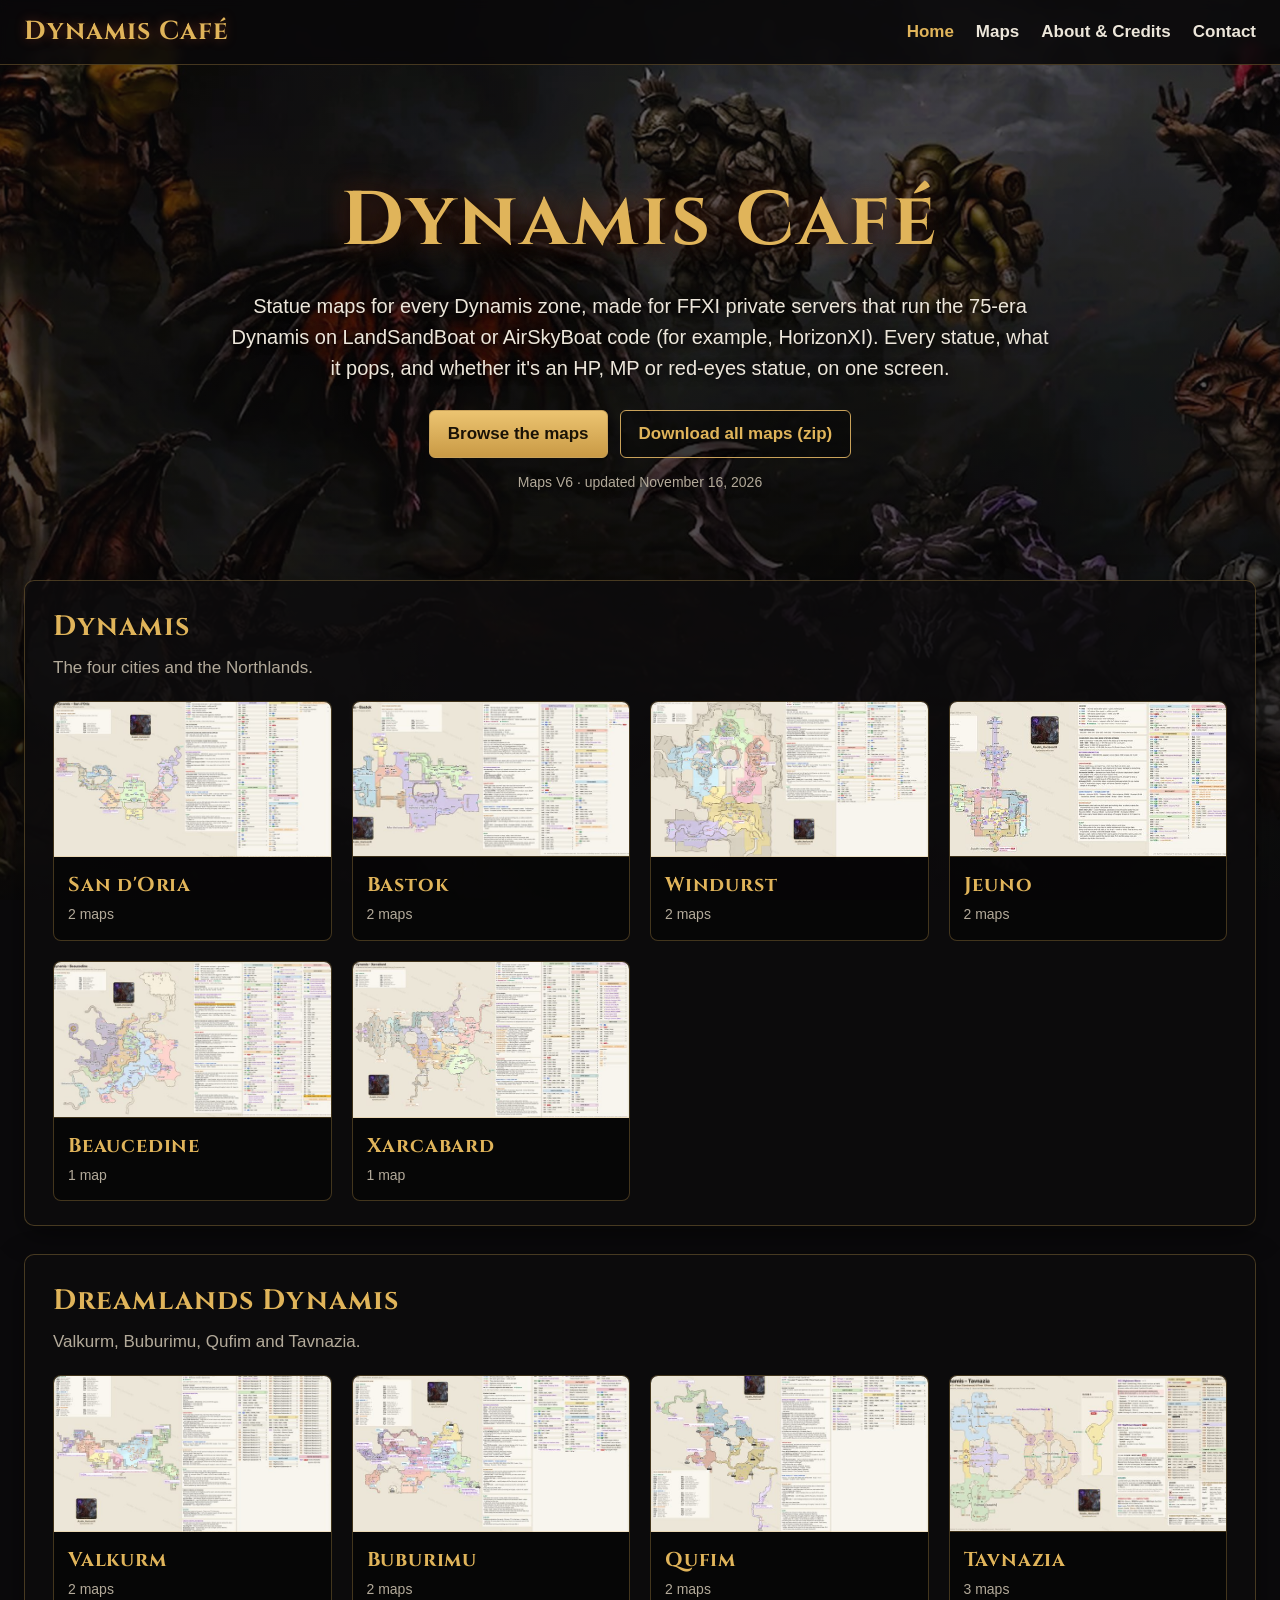
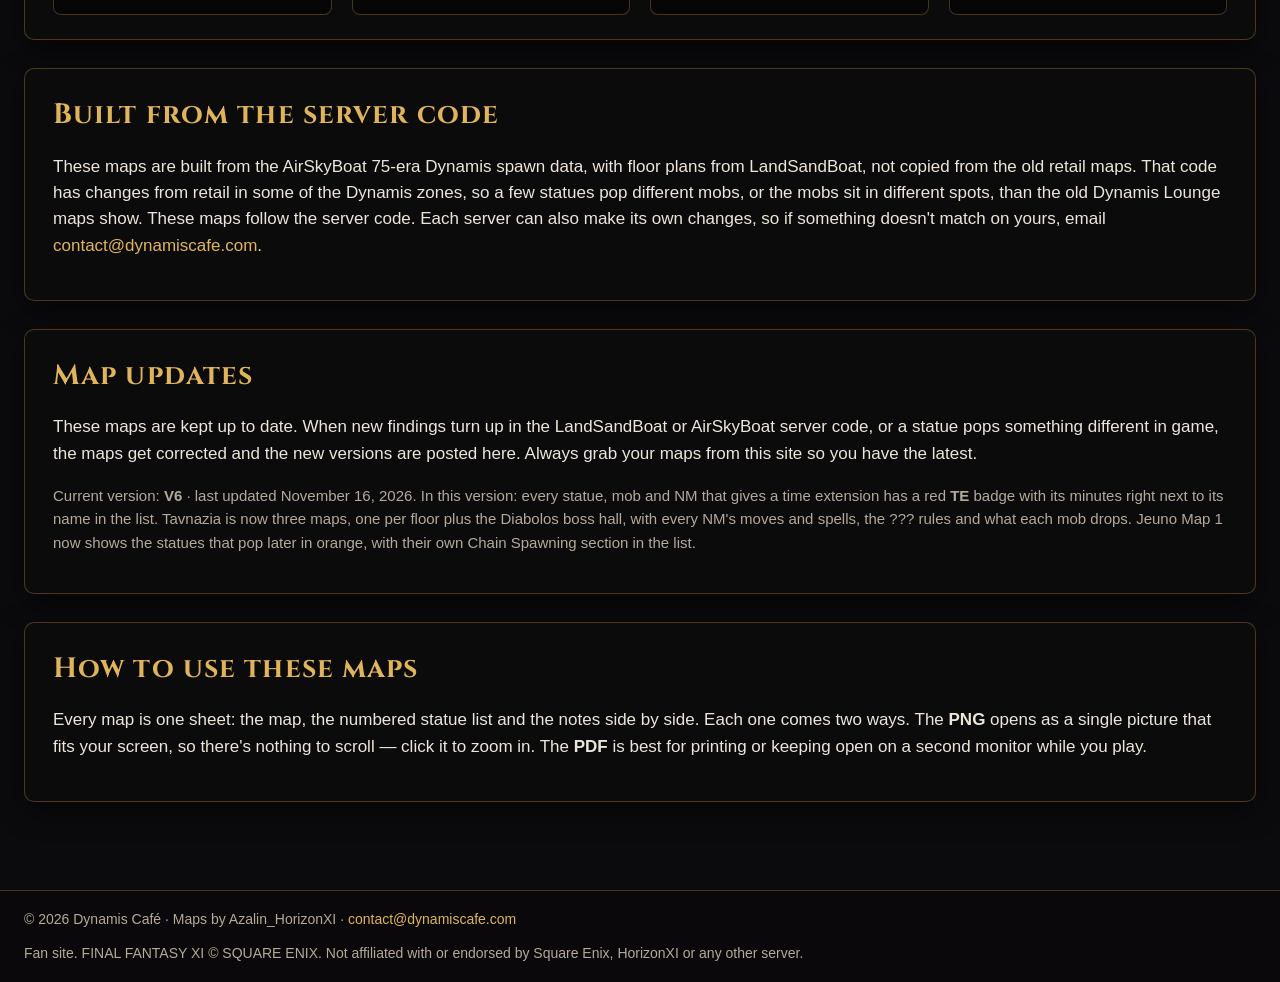
<file: index.html>
<!DOCTYPE html>
<html lang="en">
<head>
<meta charset="utf-8">
<meta name="viewport" content="width=device-width, initial-scale=1">
<title>Dynamis Café — Dynamis statue maps</title>
<meta name="description" content="Dynamis statue maps for FFXI private servers that run the 75-era, statue-based Dynamis on LandSandBoat or AirSkyBoat code.">
<link rel="preconnect" href="https://fonts.googleapis.com">
<link rel="preconnect" href="https://fonts.gstatic.com" crossorigin>
<link href="https://fonts.googleapis.com/css2?family=Cinzel:wght@600;700&display=swap" rel="stylesheet">
<link rel="stylesheet" href="css/style.css">
<link rel="icon" href="img/favicon.png">
</head>
<body>
<header class="site-header"><div class="inner">
<a class="brand" href="index.html">Dynamis Café</a>
<nav class="site-nav">
<a href="index.html" class="active">Home</a>
<a href="index.html#maps">Maps</a>
<a href="about.html">About &amp; Credits</a>
<a href="mailto:contact@dynamiscafe.com">Contact</a>
</nav>
</div></header>
<main>
<section class="hero">
<h1>Dynamis Café</h1>
<p>Statue maps for every Dynamis zone, made for FFXI private servers that run the 75-era Dynamis on LandSandBoat or AirSkyBoat code (for example, HorizonXI).
Every statue, what it pops, and whether it's an HP, MP or red-eyes statue, on one screen.</p>
<div class="btn-row">
<a class="btn" href="#maps">Browse the maps</a><a class="btn ghost" href="maps/dynamis-cafe-all-maps.zip?v=ab6d5ca8">Download all maps (zip)</a></div>
<p class="updated">Maps V6 &middot; updated November 16, 2026</p>
</section>
<section class="panel" id="maps">
<h2>Dynamis</h2>
<p class="sub">The four cities and the Northlands.</p>
<div class="zone-grid">
<a class="zone-card" href="zones/sandoria.html"><div class="thumb" style="background-image:url('maps/thumbs/sandoria.jpg?v=18a1c974')"></div><div class="info"><h3>San d&#x27;Oria</h3><div class="meta">2 maps</div></div></a>
<a class="zone-card" href="zones/bastok.html"><div class="thumb" style="background-image:url('maps/thumbs/bastok.jpg?v=7950787f')"></div><div class="info"><h3>Bastok</h3><div class="meta">2 maps</div></div></a>
<a class="zone-card" href="zones/windurst.html"><div class="thumb" style="background-image:url('maps/thumbs/windurst.jpg?v=e56805c4')"></div><div class="info"><h3>Windurst</h3><div class="meta">2 maps</div></div></a>
<a class="zone-card" href="zones/jeuno.html"><div class="thumb" style="background-image:url('maps/thumbs/jeuno.jpg?v=42fd0ec8')"></div><div class="info"><h3>Jeuno</h3><div class="meta">2 maps</div></div></a>
<a class="zone-card" href="zones/beaucedine.html"><div class="thumb" style="background-image:url('maps/thumbs/beaucedine.jpg?v=32dc99c4')"></div><div class="info"><h3>Beaucedine</h3><div class="meta">1 map</div></div></a>
<a class="zone-card" href="zones/xarcabard.html"><div class="thumb" style="background-image:url('maps/thumbs/xarcabard.jpg?v=7a37a3fd')"></div><div class="info"><h3>Xarcabard</h3><div class="meta">1 map</div></div></a>
</div>
</section>
<section class="panel">
<h2>Dreamlands Dynamis</h2>
<p class="sub">Valkurm, Buburimu, Qufim and Tavnazia.</p>
<div class="zone-grid">
<a class="zone-card" href="zones/valkurm.html"><div class="thumb" style="background-image:url('maps/thumbs/valkurm.jpg?v=16b29ed9')"></div><div class="info"><h3>Valkurm</h3><div class="meta">2 maps</div></div></a>
<a class="zone-card" href="zones/buburimu.html"><div class="thumb" style="background-image:url('maps/thumbs/buburimu.jpg?v=c0052564')"></div><div class="info"><h3>Buburimu</h3><div class="meta">2 maps</div></div></a>
<a class="zone-card" href="zones/qufim.html"><div class="thumb" style="background-image:url('maps/thumbs/qufim.jpg?v=423f3d69')"></div><div class="info"><h3>Qufim</h3><div class="meta">2 maps</div></div></a>
<a class="zone-card" href="zones/tavnazia.html"><div class="thumb" style="background-image:url('maps/thumbs/tavnazia.jpg?v=ff67600a')"></div><div class="info"><h3>Tavnazia</h3><div class="meta">3 maps</div></div></a>
</div>
</section>
<section class="panel">
<h2>Built from the server code</h2>
<p>These maps are built from the AirSkyBoat 75-era Dynamis spawn data, with floor plans from LandSandBoat, not copied from the old retail maps. That code has changes from retail in some of the Dynamis zones, so a few statues pop different mobs, or the mobs sit in different spots, than the old Dynamis Lounge maps show. These maps follow the server code. Each server can also make its own changes, so if something doesn't match on yours, email <a href="mailto:contact@dynamiscafe.com">contact@dynamiscafe.com</a>.</p>
</section>
<section class="panel">
<h2>Map updates</h2>
<p>These maps are kept up to date. When new findings turn up in the LandSandBoat or AirSkyBoat server code, or a statue pops something different in game, the maps get corrected and the new versions are posted here. Always grab your maps from this site so you have the latest.</p>
<p class="note">Current version: <strong>V6</strong> &middot; last updated November 16, 2026. In this version: every statue, mob and NM that gives a time extension has a red <strong>TE</strong> badge with its minutes right next to its name in the list. Tavnazia is now three maps, one per floor plus the Diabolos boss hall, with every NM's moves and spells, the ??? rules and what each mob drops. Jeuno Map 1 now shows the statues that pop later in orange, with their own Chain Spawning section in the list.</p>
</section>
<section class="panel">
<h2>How to use these maps</h2>
<p>Every map is one sheet: the map, the numbered statue list and the notes side by side.
Each one comes two ways. The <strong>PNG</strong> opens as a single picture that fits your screen, so there's nothing to scroll &mdash; click it to zoom in.
The <strong>PDF</strong> is best for printing or keeping open on a second monitor while you play.</p>
</section>
</main>
<footer class="site-footer"><div class="inner">
<span>&copy; 2026 Dynamis Café &middot; Maps by Azalin_HorizonXI &middot; <a href="mailto:contact@dynamiscafe.com">contact@dynamiscafe.com</a></span>
<span>Fan site. FINAL FANTASY XI &copy; SQUARE ENIX. Not affiliated with or endorsed by Square Enix, HorizonXI or any other server.</span>
</div></footer>
</body>
</html>
</file>
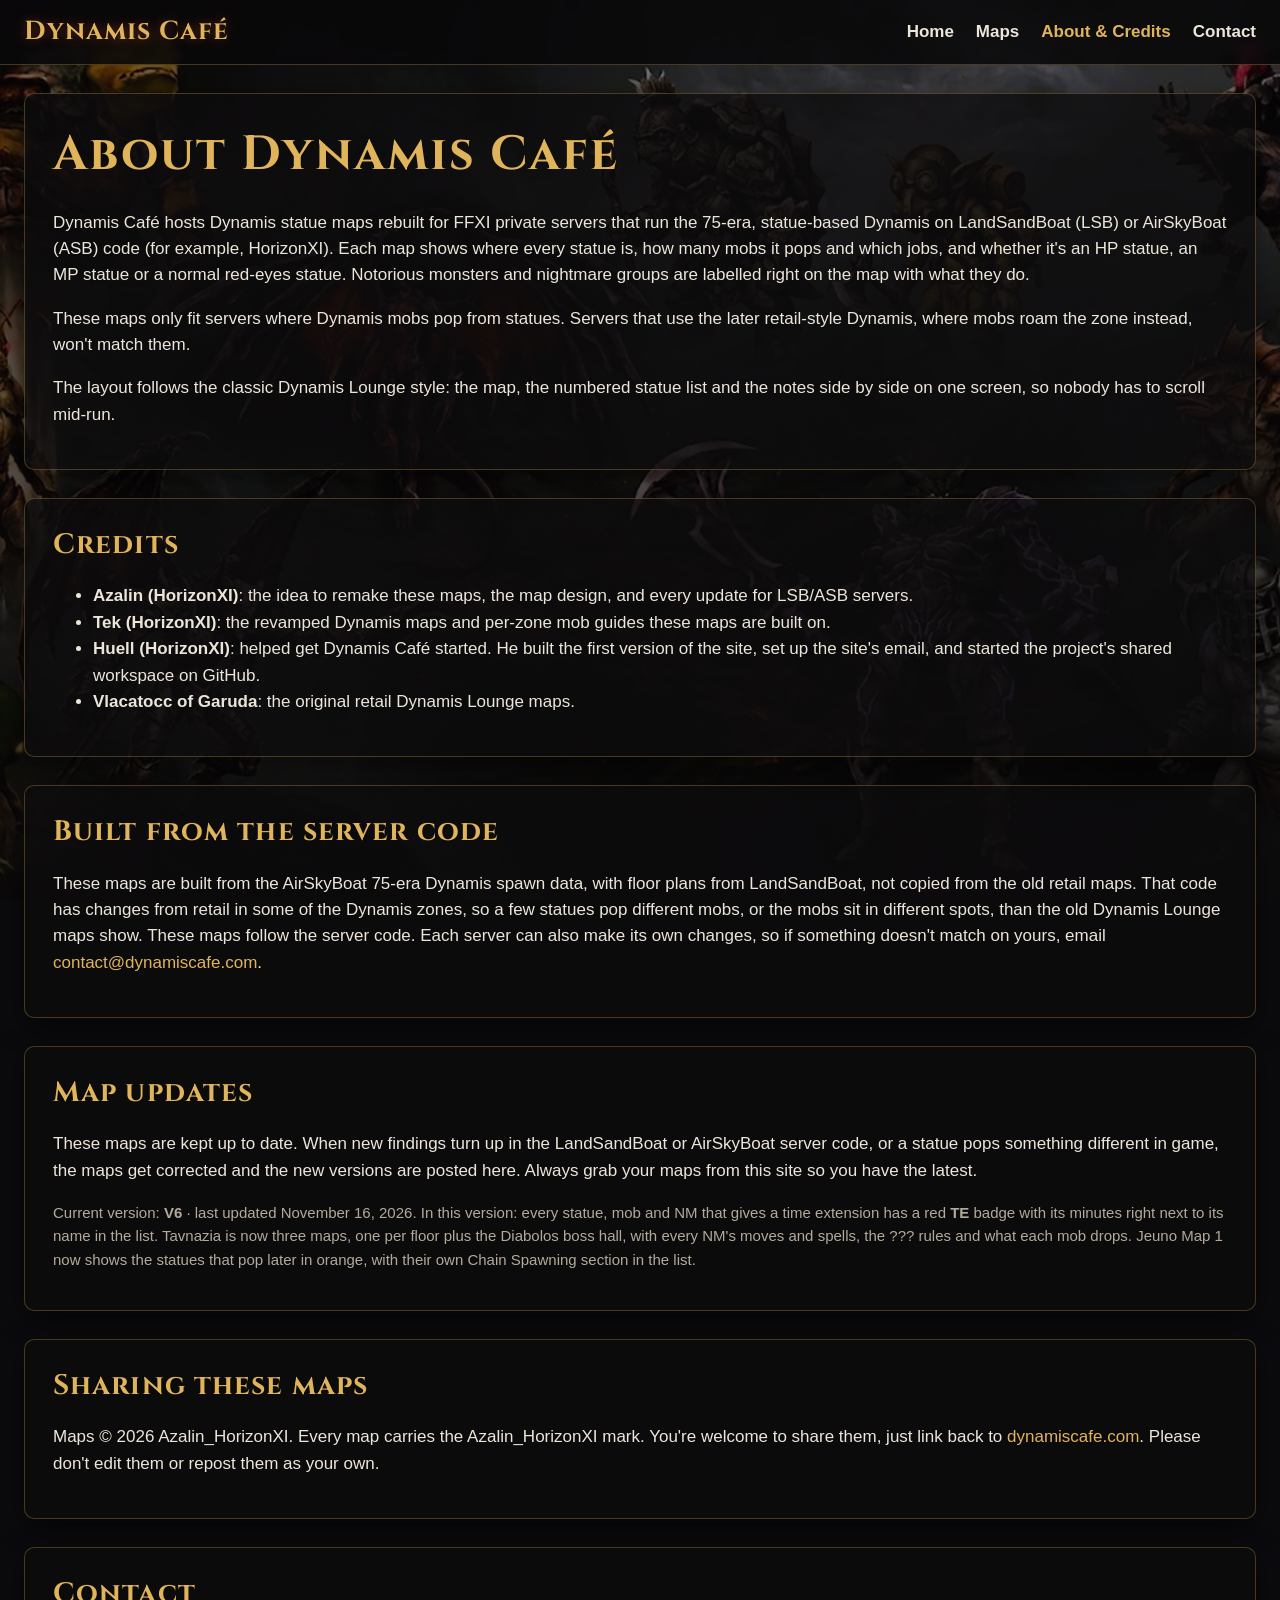
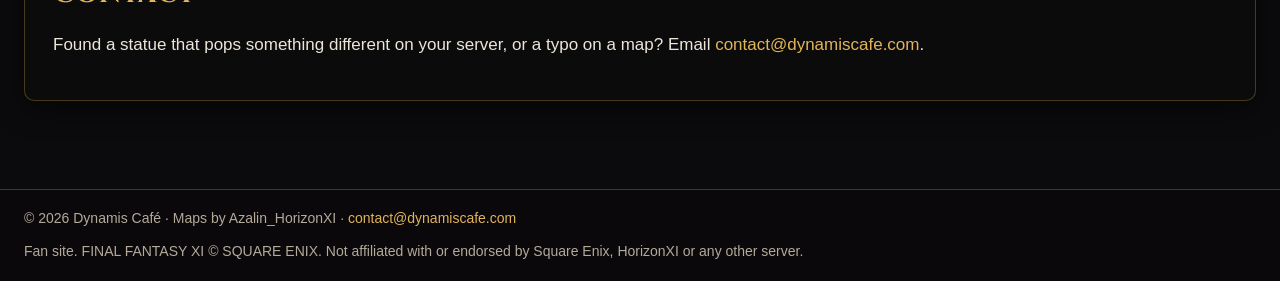
<file: about.html>
<!DOCTYPE html>
<html lang="en">
<head>
<meta charset="utf-8">
<meta name="viewport" content="width=device-width, initial-scale=1">
<title>About &amp; Credits — Dynamis Café</title>
<meta name="description" content="Dynamis statue maps for FFXI private servers that run the 75-era, statue-based Dynamis on LandSandBoat or AirSkyBoat code.">
<link rel="preconnect" href="https://fonts.googleapis.com">
<link rel="preconnect" href="https://fonts.gstatic.com" crossorigin>
<link href="https://fonts.googleapis.com/css2?family=Cinzel:wght@600;700&display=swap" rel="stylesheet">
<link rel="stylesheet" href="css/style.css">
<link rel="icon" href="img/favicon.png">
</head>
<body>
<header class="site-header"><div class="inner">
<a class="brand" href="index.html">Dynamis Café</a>
<nav class="site-nav">
<a href="index.html">Home</a>
<a href="index.html#maps">Maps</a>
<a href="about.html" class="active">About &amp; Credits</a>
<a href="mailto:contact@dynamiscafe.com">Contact</a>
</nav>
</div></header>
<main>
<section class="panel">
<h1 class="zone-title">About Dynamis Café</h1>
<p>Dynamis Café hosts Dynamis statue maps rebuilt for FFXI private servers that run the 75-era, statue-based Dynamis on LandSandBoat (LSB) or AirSkyBoat (ASB) code (for example, HorizonXI).
Each map shows where every statue is, how many mobs it pops and which jobs, and whether it's an HP statue, an MP statue or a normal red-eyes statue.
Notorious monsters and nightmare groups are labelled right on the map with what they do.</p>
<p>These maps only fit servers where Dynamis mobs pop from statues. Servers that use the later retail-style Dynamis, where mobs roam the zone instead, won't match them.</p>
<p>The layout follows the classic Dynamis Lounge style: the map, the numbered statue list and the notes side by side on one screen, so nobody has to scroll mid-run.</p>
</section>
<section class="panel">
<h2>Credits</h2>
<ul>
<li><strong>Azalin (HorizonXI)</strong>: the idea to remake these maps, the map design, and every update for LSB/ASB servers.</li>
<li><strong>Tek (HorizonXI)</strong>: the revamped Dynamis maps and per-zone mob guides these maps are built on.</li>
<li><strong>Huell (HorizonXI)</strong>: helped get Dynamis Café started. He built the first version of the site, set up the site's email, and started the project's shared workspace on GitHub.</li>
<li><strong>Vlacatocc of Garuda</strong>: the original retail Dynamis Lounge maps.</li>
</ul>
</section>
<section class="panel">
<h2>Built from the server code</h2>
<p>These maps are built from the AirSkyBoat 75-era Dynamis spawn data, with floor plans from LandSandBoat, not copied from the old retail maps. That code has changes from retail in some of the Dynamis zones, so a few statues pop different mobs, or the mobs sit in different spots, than the old Dynamis Lounge maps show. These maps follow the server code. Each server can also make its own changes, so if something doesn't match on yours, email <a href="mailto:contact@dynamiscafe.com">contact@dynamiscafe.com</a>.</p>
</section>
<section class="panel">
<h2>Map updates</h2>
<p>These maps are kept up to date. When new findings turn up in the LandSandBoat or AirSkyBoat server code, or a statue pops something different in game, the maps get corrected and the new versions are posted here. Always grab your maps from this site so you have the latest.</p>
<p class="note">Current version: <strong>V6</strong> &middot; last updated November 16, 2026. In this version: every statue, mob and NM that gives a time extension has a red <strong>TE</strong> badge with its minutes right next to its name in the list. Tavnazia is now three maps, one per floor plus the Diabolos boss hall, with every NM's moves and spells, the ??? rules and what each mob drops. Jeuno Map 1 now shows the statues that pop later in orange, with their own Chain Spawning section in the list.</p>
</section>
<section class="panel">
<h2>Sharing these maps</h2>
<p>Maps &copy; 2026 Azalin_HorizonXI. Every map carries the Azalin_HorizonXI mark. You're welcome to share them, just link back to <a href="https://dynamiscafe.com">dynamiscafe.com</a>. Please don't edit them or repost them as your own.</p>
</section>
<section class="panel">
<h2>Contact</h2>
<p>Found a statue that pops something different on your server, or a typo on a map? Email <a href="mailto:contact@dynamiscafe.com">contact@dynamiscafe.com</a>.</p>
</section>
</main>
<footer class="site-footer"><div class="inner">
<span>&copy; 2026 Dynamis Café &middot; Maps by Azalin_HorizonXI &middot; <a href="mailto:contact@dynamiscafe.com">contact@dynamiscafe.com</a></span>
<span>Fan site. FINAL FANTASY XI &copy; SQUARE ENIX. Not affiliated with or endorsed by Square Enix, HorizonXI or any other server.</span>
</div></footer>
</body>
</html>
</file>
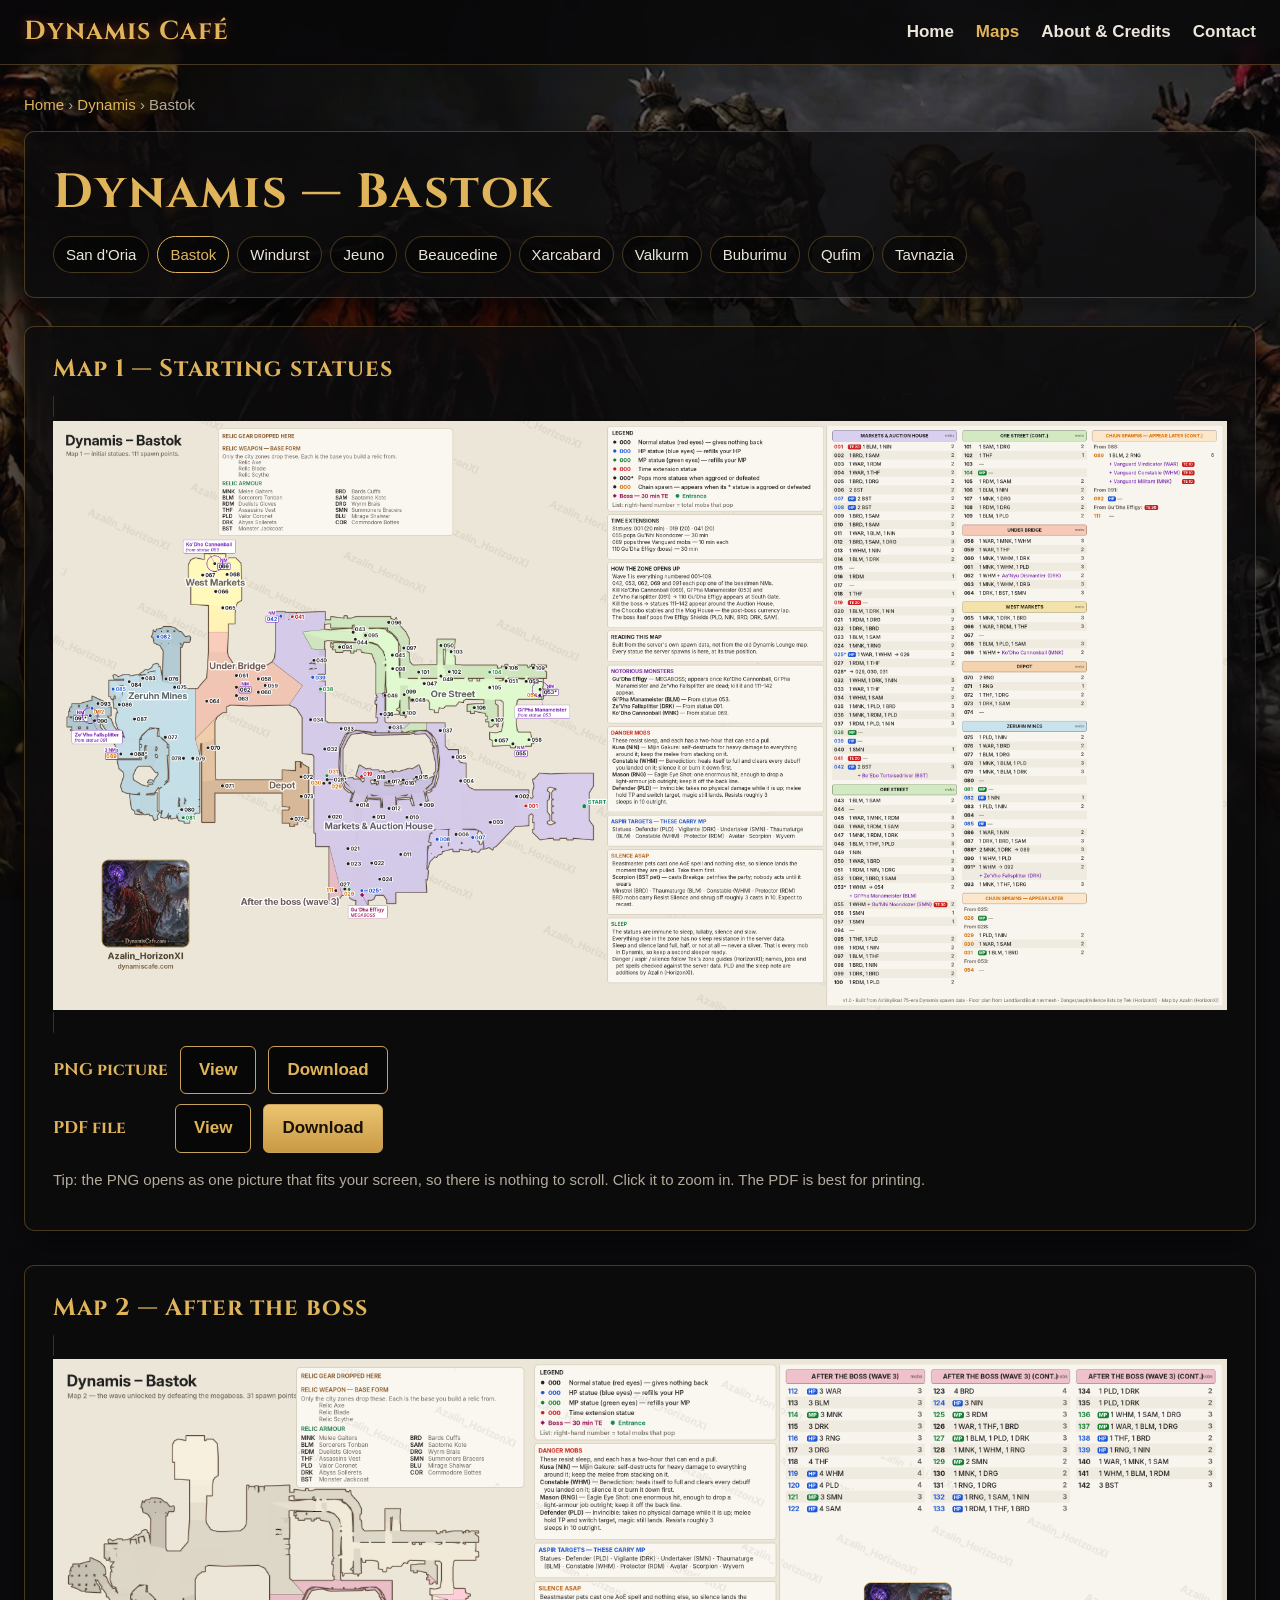
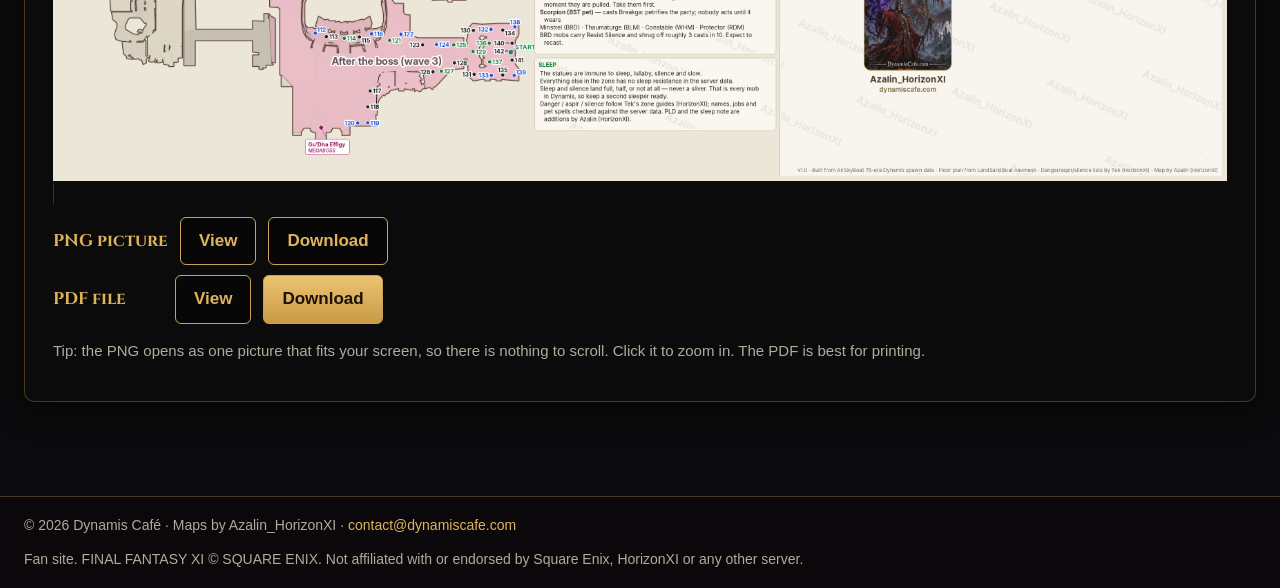
<file: zones/bastok.html>
<!DOCTYPE html>
<html lang="en">
<head>
<meta charset="utf-8">
<meta name="viewport" content="width=device-width, initial-scale=1">
<title>Bastok — Dynamis Café</title>
<meta name="description" content="Dynamis statue maps for FFXI private servers that run the 75-era, statue-based Dynamis on LandSandBoat or AirSkyBoat code.">
<link rel="preconnect" href="https://fonts.googleapis.com">
<link rel="preconnect" href="https://fonts.gstatic.com" crossorigin>
<link href="https://fonts.googleapis.com/css2?family=Cinzel:wght@600;700&display=swap" rel="stylesheet">
<link rel="stylesheet" href="../css/style.css">
<link rel="icon" href="../img/favicon.png">
</head>
<body>
<header class="site-header"><div class="inner">
<a class="brand" href="../index.html">Dynamis Café</a>
<nav class="site-nav">
<a href="../index.html">Home</a>
<a href="../index.html#maps" class="active">Maps</a>
<a href="../about.html">About &amp; Credits</a>
<a href="mailto:contact@dynamiscafe.com">Contact</a>
</nav>
</div></header>
<main>
<div class="crumbs"><a href="../index.html">Home</a> &rsaquo; <a href="../index.html#maps">Dynamis</a> &rsaquo; Bastok</div>
<section class="panel">
<h1 class="zone-title">Dynamis — Bastok</h1>
<div class="zone-switcher">
<a href="sandoria.html">San d&#x27;Oria</a>
<a href="bastok.html" class="active">Bastok</a>
<a href="windurst.html">Windurst</a>
<a href="jeuno.html">Jeuno</a>
<a href="beaucedine.html">Beaucedine</a>
<a href="xarcabard.html">Xarcabard</a>
<a href="valkurm.html">Valkurm</a>
<a href="buburimu.html">Buburimu</a>
<a href="qufim.html">Qufim</a>
<a href="tavnazia.html">Tavnazia</a>
</div>
</section>
<section class="panel map-block">
<h2>Map 1 — Starting statues</h2>
<a class="map-figure" href="../maps/bastok-map-1.png?v=b4afdac3" target="_blank" rel="noopener"><img src="../maps/bastok-map-1.png?v=b4afdac3" alt="Bastok Dynamis Map 1 — Starting statues" loading="lazy"></a>
<div class="btn-row">
<span class="fmt-label">PNG picture</span>
<a class="btn ghost" href="../maps/bastok-map-1.png?v=b4afdac3" target="_blank" rel="noopener">View</a>
<a class="btn ghost" href="../maps/bastok-map-1.png?v=b4afdac3" download>Download</a>
</div>
<div class="btn-row">
<span class="fmt-label">PDF file</span>
<a class="btn ghost" href="../maps/bastok-map-1.pdf?v=38a8bff1" target="_blank" rel="noopener">View</a>
<a class="btn" href="../maps/bastok-map-1.pdf?v=38a8bff1" download>Download</a>
</div>
<p class="note">Tip: the PNG opens as one picture that fits your screen, so there is nothing to scroll. Click it to zoom in. The PDF is best for printing.</p>
</section>
<section class="panel map-block">
<h2>Map 2 — After the boss</h2>
<a class="map-figure" href="../maps/bastok-map-2.png?v=f78b930f" target="_blank" rel="noopener"><img src="../maps/bastok-map-2.png?v=f78b930f" alt="Bastok Dynamis Map 2 — After the boss" loading="lazy"></a>
<div class="btn-row">
<span class="fmt-label">PNG picture</span>
<a class="btn ghost" href="../maps/bastok-map-2.png?v=f78b930f" target="_blank" rel="noopener">View</a>
<a class="btn ghost" href="../maps/bastok-map-2.png?v=f78b930f" download>Download</a>
</div>
<div class="btn-row">
<span class="fmt-label">PDF file</span>
<a class="btn ghost" href="../maps/bastok-map-2.pdf?v=8df84a6b" target="_blank" rel="noopener">View</a>
<a class="btn" href="../maps/bastok-map-2.pdf?v=8df84a6b" download>Download</a>
</div>
<p class="note">Tip: the PNG opens as one picture that fits your screen, so there is nothing to scroll. Click it to zoom in. The PDF is best for printing.</p>
</section>
</main>
<footer class="site-footer"><div class="inner">
<span>&copy; 2026 Dynamis Café &middot; Maps by Azalin_HorizonXI &middot; <a href="mailto:contact@dynamiscafe.com">contact@dynamiscafe.com</a></span>
<span>Fan site. FINAL FANTASY XI &copy; SQUARE ENIX. Not affiliated with or endorsed by Square Enix, HorizonXI or any other server.</span>
</div></footer>
</body>
</html>
</file>
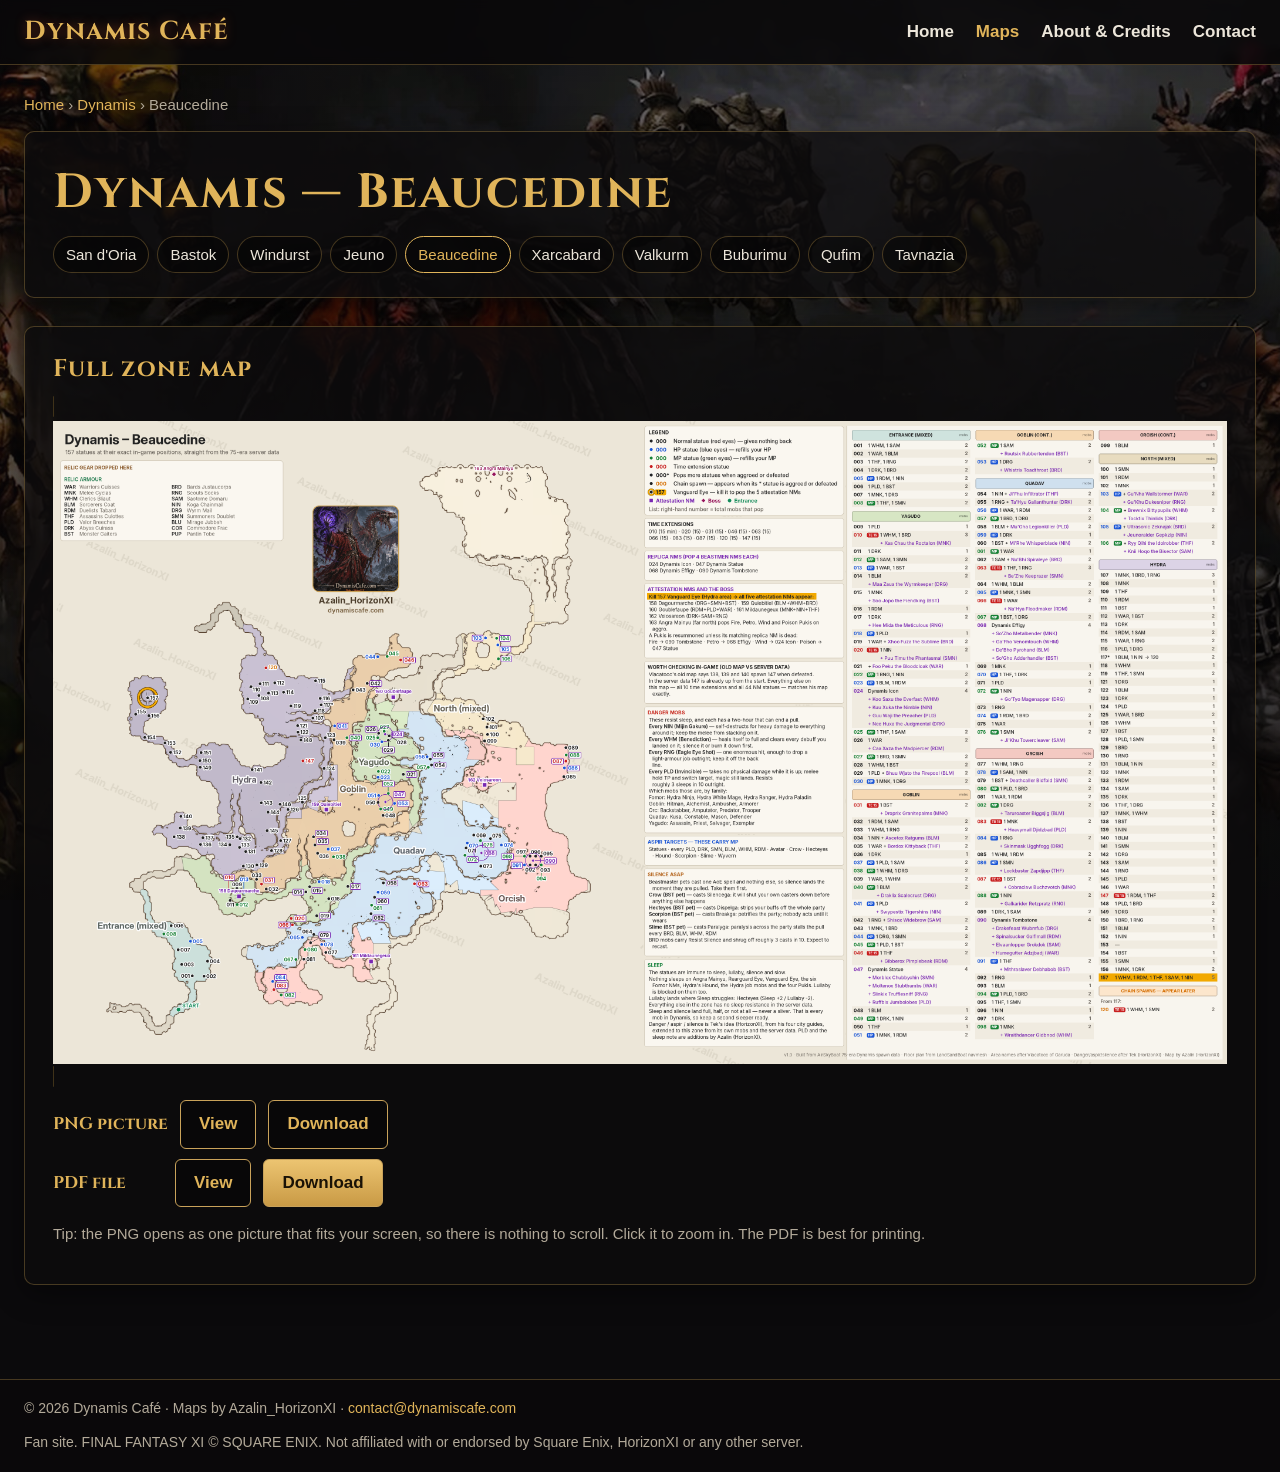
<file: zones/beaucedine.html>
<!DOCTYPE html>
<html lang="en">
<head>
<meta charset="utf-8">
<meta name="viewport" content="width=device-width, initial-scale=1">
<title>Beaucedine — Dynamis Café</title>
<meta name="description" content="Dynamis statue maps for FFXI private servers that run the 75-era, statue-based Dynamis on LandSandBoat or AirSkyBoat code.">
<link rel="preconnect" href="https://fonts.googleapis.com">
<link rel="preconnect" href="https://fonts.gstatic.com" crossorigin>
<link href="https://fonts.googleapis.com/css2?family=Cinzel:wght@600;700&display=swap" rel="stylesheet">
<link rel="stylesheet" href="../css/style.css">
<link rel="icon" href="../img/favicon.png">
</head>
<body>
<header class="site-header"><div class="inner">
<a class="brand" href="../index.html">Dynamis Café</a>
<nav class="site-nav">
<a href="../index.html">Home</a>
<a href="../index.html#maps" class="active">Maps</a>
<a href="../about.html">About &amp; Credits</a>
<a href="mailto:contact@dynamiscafe.com">Contact</a>
</nav>
</div></header>
<main>
<div class="crumbs"><a href="../index.html">Home</a> &rsaquo; <a href="../index.html#maps">Dynamis</a> &rsaquo; Beaucedine</div>
<section class="panel">
<h1 class="zone-title">Dynamis — Beaucedine</h1>
<div class="zone-switcher">
<a href="sandoria.html">San d&#x27;Oria</a>
<a href="bastok.html">Bastok</a>
<a href="windurst.html">Windurst</a>
<a href="jeuno.html">Jeuno</a>
<a href="beaucedine.html" class="active">Beaucedine</a>
<a href="xarcabard.html">Xarcabard</a>
<a href="valkurm.html">Valkurm</a>
<a href="buburimu.html">Buburimu</a>
<a href="qufim.html">Qufim</a>
<a href="tavnazia.html">Tavnazia</a>
</div>
</section>
<section class="panel map-block">
<h2>Full zone map</h2>
<a class="map-figure" href="../maps/beaucedine-map-1.png?v=6e146067" target="_blank" rel="noopener"><img src="../maps/beaucedine-map-1.png?v=6e146067" alt="Beaucedine Dynamis Full zone map" loading="lazy"></a>
<div class="btn-row">
<span class="fmt-label">PNG picture</span>
<a class="btn ghost" href="../maps/beaucedine-map-1.png?v=6e146067" target="_blank" rel="noopener">View</a>
<a class="btn ghost" href="../maps/beaucedine-map-1.png?v=6e146067" download>Download</a>
</div>
<div class="btn-row">
<span class="fmt-label">PDF file</span>
<a class="btn ghost" href="../maps/beaucedine-map-1.pdf?v=d70b9772" target="_blank" rel="noopener">View</a>
<a class="btn" href="../maps/beaucedine-map-1.pdf?v=d70b9772" download>Download</a>
</div>
<p class="note">Tip: the PNG opens as one picture that fits your screen, so there is nothing to scroll. Click it to zoom in. The PDF is best for printing.</p>
</section>
</main>
<footer class="site-footer"><div class="inner">
<span>&copy; 2026 Dynamis Café &middot; Maps by Azalin_HorizonXI &middot; <a href="mailto:contact@dynamiscafe.com">contact@dynamiscafe.com</a></span>
<span>Fan site. FINAL FANTASY XI &copy; SQUARE ENIX. Not affiliated with or endorsed by Square Enix, HorizonXI or any other server.</span>
</div></footer>
</body>
</html>
</file>
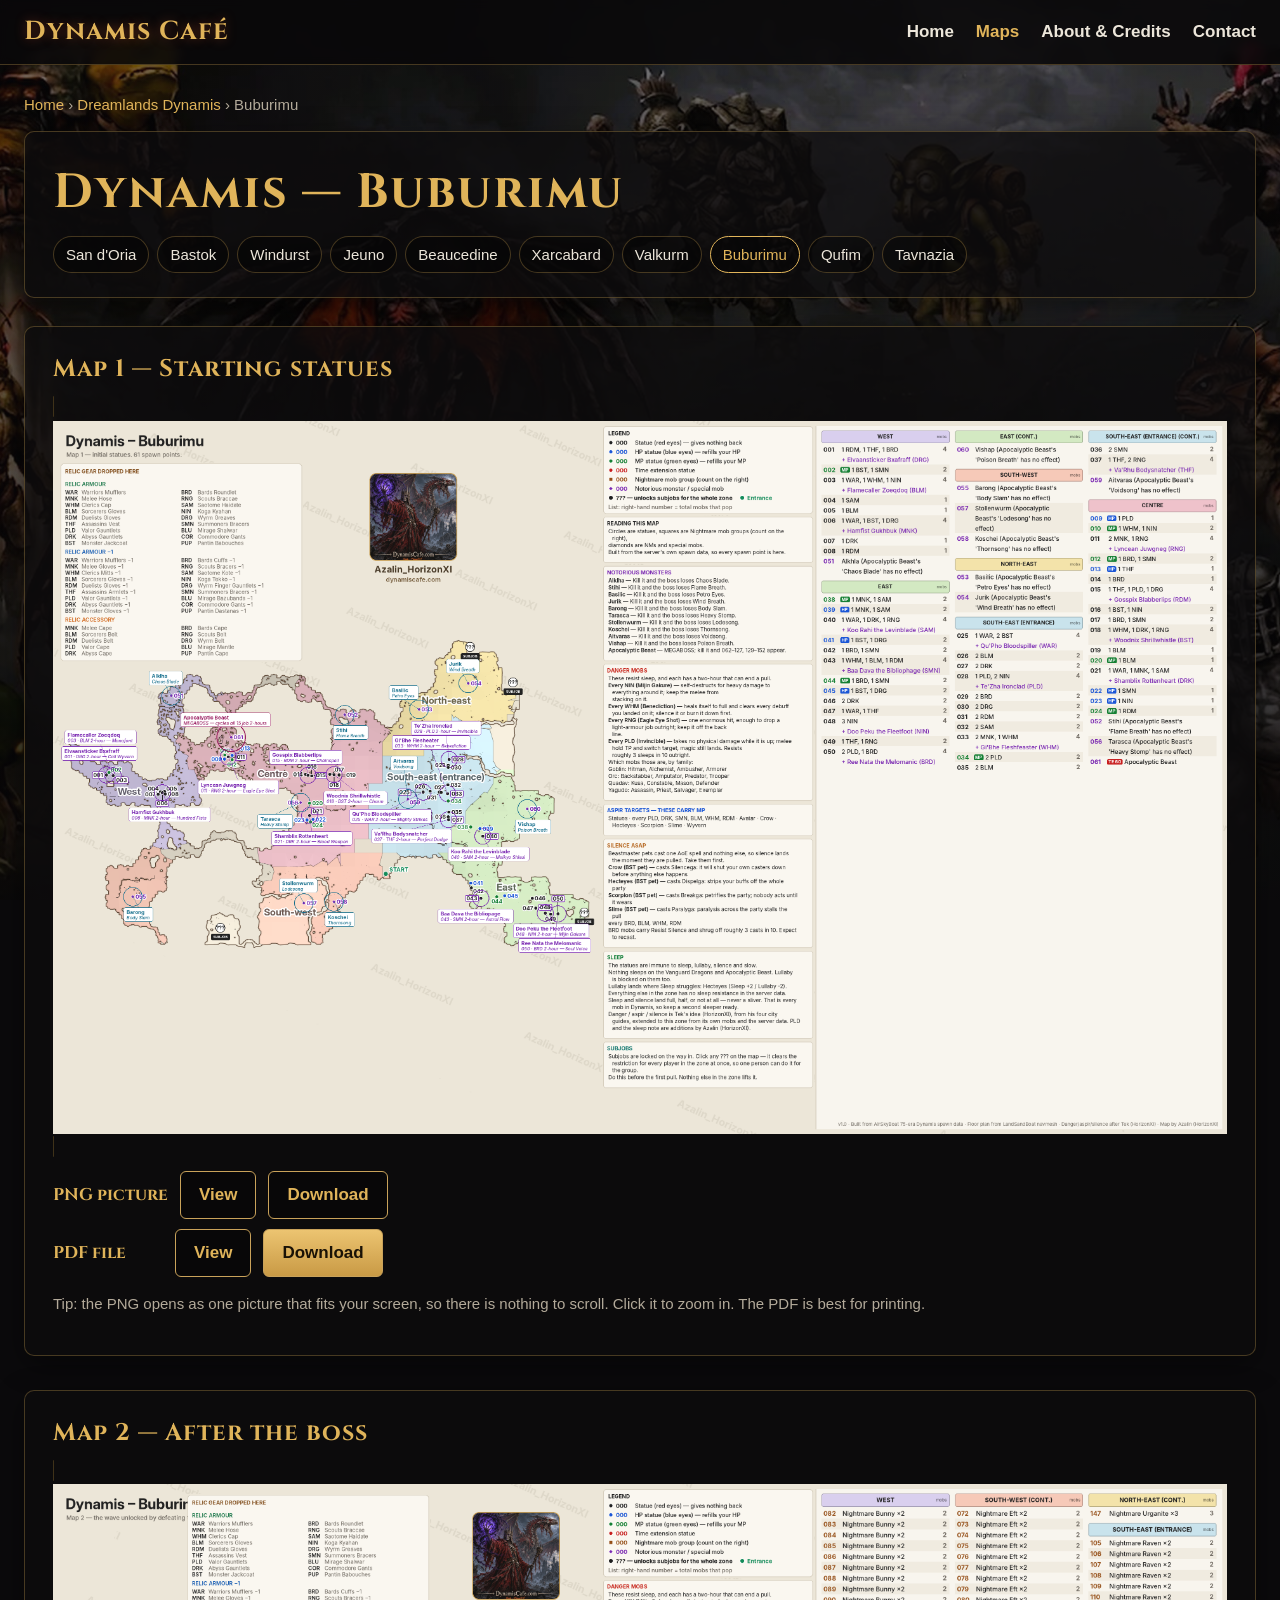
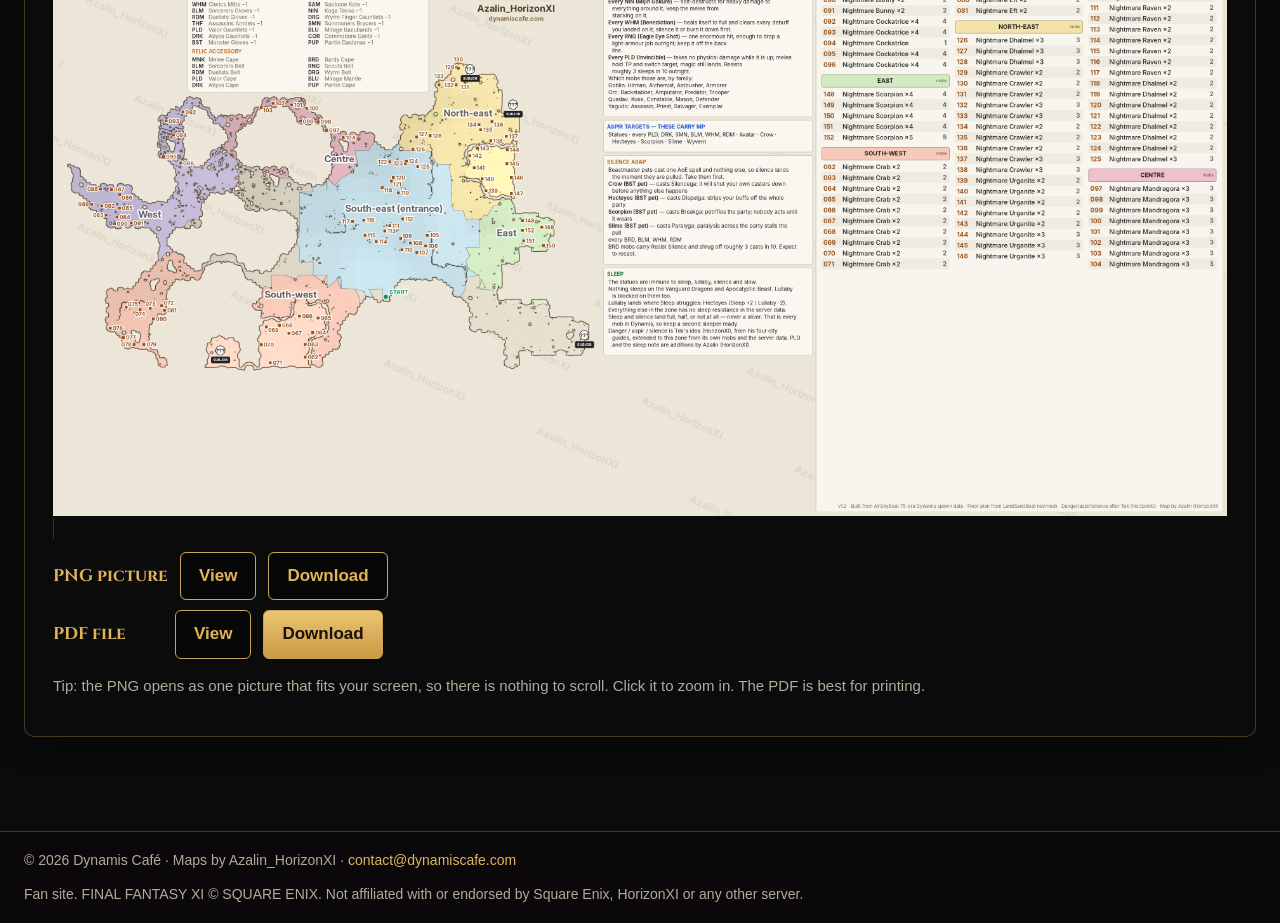
<file: zones/buburimu.html>
<!DOCTYPE html>
<html lang="en">
<head>
<meta charset="utf-8">
<meta name="viewport" content="width=device-width, initial-scale=1">
<title>Buburimu — Dynamis Café</title>
<meta name="description" content="Dynamis statue maps for FFXI private servers that run the 75-era, statue-based Dynamis on LandSandBoat or AirSkyBoat code.">
<link rel="preconnect" href="https://fonts.googleapis.com">
<link rel="preconnect" href="https://fonts.gstatic.com" crossorigin>
<link href="https://fonts.googleapis.com/css2?family=Cinzel:wght@600;700&display=swap" rel="stylesheet">
<link rel="stylesheet" href="../css/style.css">
<link rel="icon" href="../img/favicon.png">
</head>
<body>
<header class="site-header"><div class="inner">
<a class="brand" href="../index.html">Dynamis Café</a>
<nav class="site-nav">
<a href="../index.html">Home</a>
<a href="../index.html#maps" class="active">Maps</a>
<a href="../about.html">About &amp; Credits</a>
<a href="mailto:contact@dynamiscafe.com">Contact</a>
</nav>
</div></header>
<main>
<div class="crumbs"><a href="../index.html">Home</a> &rsaquo; <a href="../index.html#maps">Dreamlands Dynamis</a> &rsaquo; Buburimu</div>
<section class="panel">
<h1 class="zone-title">Dynamis — Buburimu</h1>
<div class="zone-switcher">
<a href="sandoria.html">San d&#x27;Oria</a>
<a href="bastok.html">Bastok</a>
<a href="windurst.html">Windurst</a>
<a href="jeuno.html">Jeuno</a>
<a href="beaucedine.html">Beaucedine</a>
<a href="xarcabard.html">Xarcabard</a>
<a href="valkurm.html">Valkurm</a>
<a href="buburimu.html" class="active">Buburimu</a>
<a href="qufim.html">Qufim</a>
<a href="tavnazia.html">Tavnazia</a>
</div>
</section>
<section class="panel map-block">
<h2>Map 1 — Starting statues</h2>
<a class="map-figure" href="../maps/buburimu-map-1.png?v=e74b86d4" target="_blank" rel="noopener"><img src="../maps/buburimu-map-1.png?v=e74b86d4" alt="Buburimu Dynamis Map 1 — Starting statues" loading="lazy"></a>
<div class="btn-row">
<span class="fmt-label">PNG picture</span>
<a class="btn ghost" href="../maps/buburimu-map-1.png?v=e74b86d4" target="_blank" rel="noopener">View</a>
<a class="btn ghost" href="../maps/buburimu-map-1.png?v=e74b86d4" download>Download</a>
</div>
<div class="btn-row">
<span class="fmt-label">PDF file</span>
<a class="btn ghost" href="../maps/buburimu-map-1.pdf?v=be3c9589" target="_blank" rel="noopener">View</a>
<a class="btn" href="../maps/buburimu-map-1.pdf?v=be3c9589" download>Download</a>
</div>
<p class="note">Tip: the PNG opens as one picture that fits your screen, so there is nothing to scroll. Click it to zoom in. The PDF is best for printing.</p>
</section>
<section class="panel map-block">
<h2>Map 2 — After the boss</h2>
<a class="map-figure" href="../maps/buburimu-map-2.png?v=5a125a84" target="_blank" rel="noopener"><img src="../maps/buburimu-map-2.png?v=5a125a84" alt="Buburimu Dynamis Map 2 — After the boss" loading="lazy"></a>
<div class="btn-row">
<span class="fmt-label">PNG picture</span>
<a class="btn ghost" href="../maps/buburimu-map-2.png?v=5a125a84" target="_blank" rel="noopener">View</a>
<a class="btn ghost" href="../maps/buburimu-map-2.png?v=5a125a84" download>Download</a>
</div>
<div class="btn-row">
<span class="fmt-label">PDF file</span>
<a class="btn ghost" href="../maps/buburimu-map-2.pdf?v=786a107d" target="_blank" rel="noopener">View</a>
<a class="btn" href="../maps/buburimu-map-2.pdf?v=786a107d" download>Download</a>
</div>
<p class="note">Tip: the PNG opens as one picture that fits your screen, so there is nothing to scroll. Click it to zoom in. The PDF is best for printing.</p>
</section>
</main>
<footer class="site-footer"><div class="inner">
<span>&copy; 2026 Dynamis Café &middot; Maps by Azalin_HorizonXI &middot; <a href="mailto:contact@dynamiscafe.com">contact@dynamiscafe.com</a></span>
<span>Fan site. FINAL FANTASY XI &copy; SQUARE ENIX. Not affiliated with or endorsed by Square Enix, HorizonXI or any other server.</span>
</div></footer>
</body>
</html>
</file>
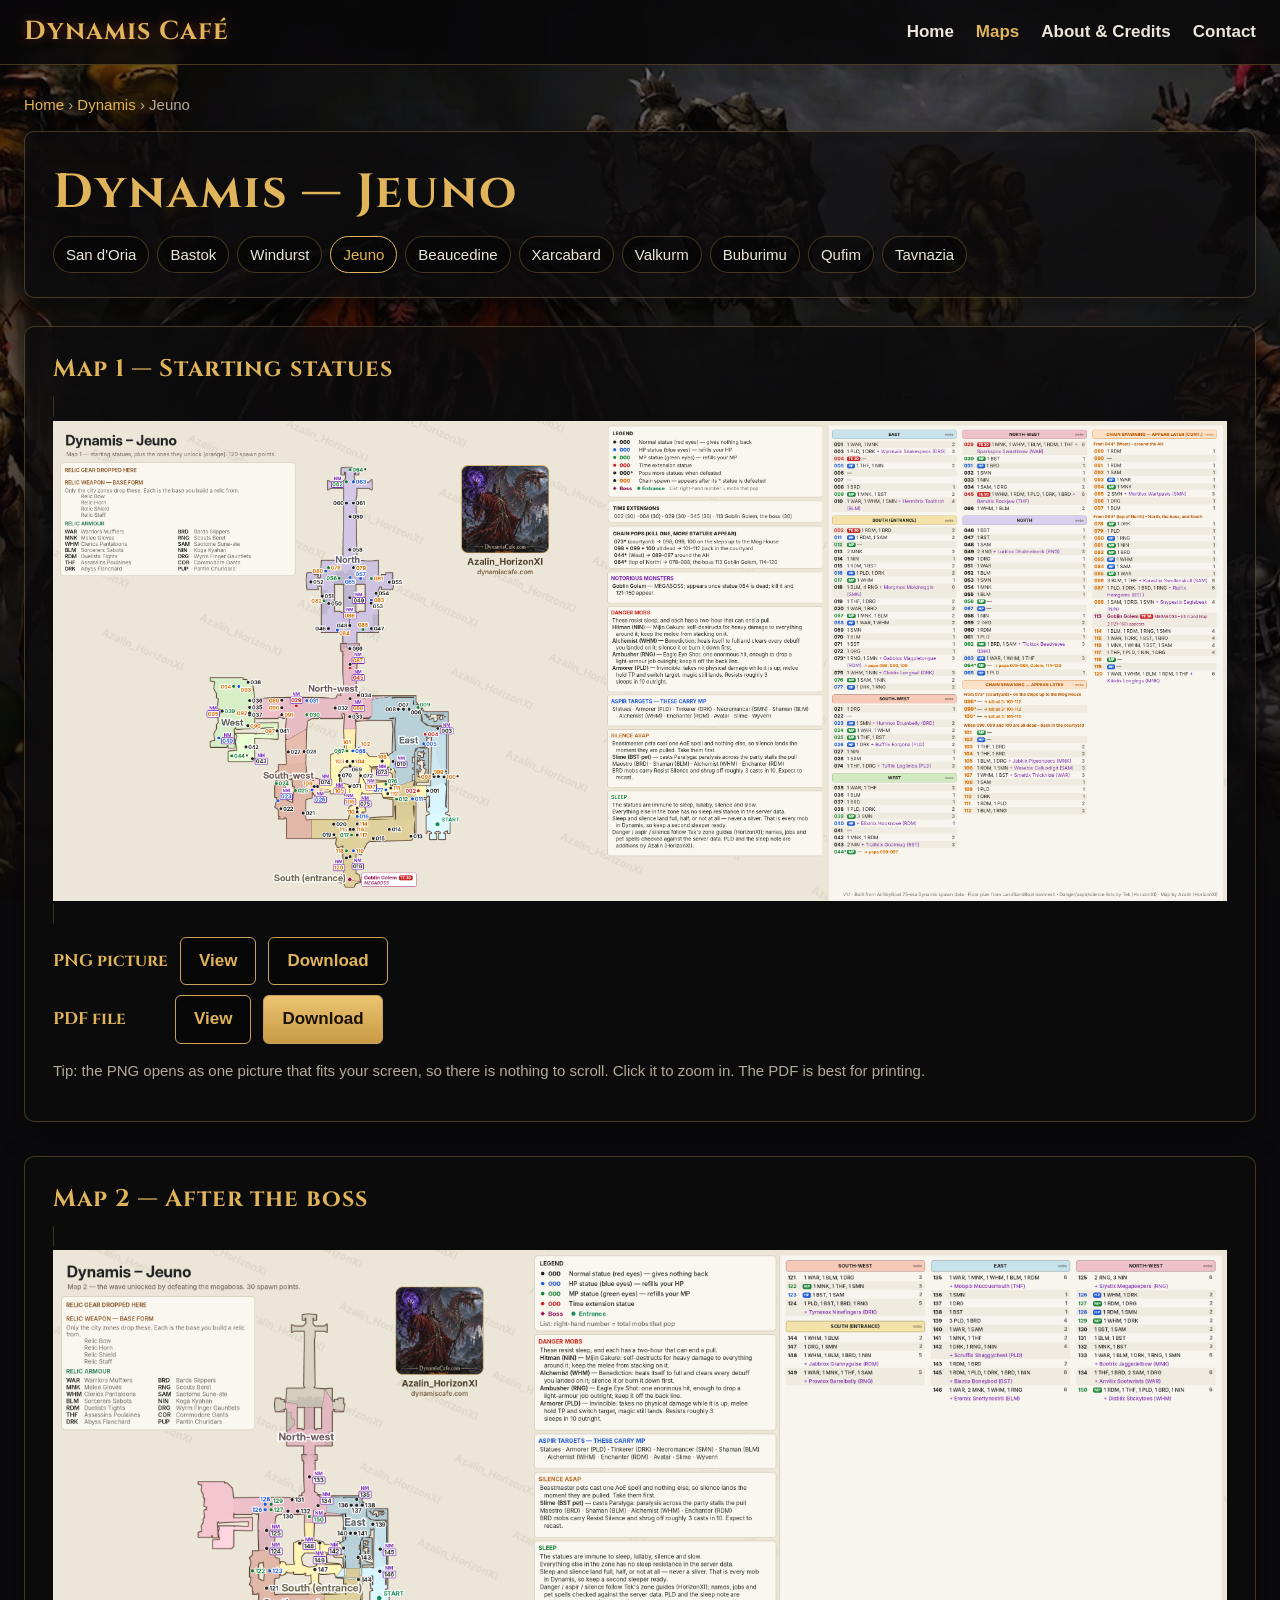
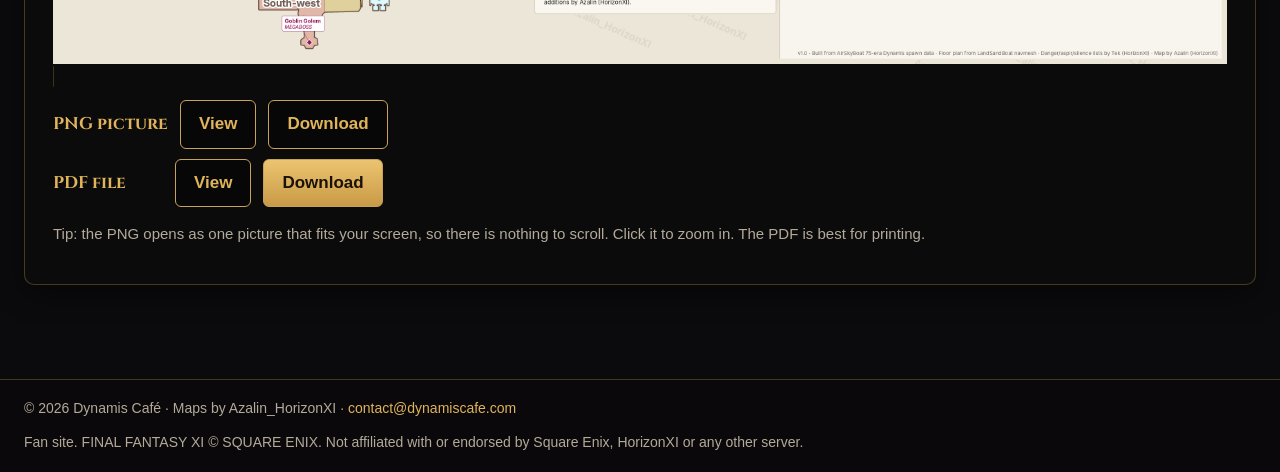
<file: zones/jeuno.html>
<!DOCTYPE html>
<html lang="en">
<head>
<meta charset="utf-8">
<meta name="viewport" content="width=device-width, initial-scale=1">
<title>Jeuno — Dynamis Café</title>
<meta name="description" content="Dynamis statue maps for FFXI private servers that run the 75-era, statue-based Dynamis on LandSandBoat or AirSkyBoat code.">
<link rel="preconnect" href="https://fonts.googleapis.com">
<link rel="preconnect" href="https://fonts.gstatic.com" crossorigin>
<link href="https://fonts.googleapis.com/css2?family=Cinzel:wght@600;700&display=swap" rel="stylesheet">
<link rel="stylesheet" href="../css/style.css">
<link rel="icon" href="../img/favicon.png">
</head>
<body>
<header class="site-header"><div class="inner">
<a class="brand" href="../index.html">Dynamis Café</a>
<nav class="site-nav">
<a href="../index.html">Home</a>
<a href="../index.html#maps" class="active">Maps</a>
<a href="../about.html">About &amp; Credits</a>
<a href="mailto:contact@dynamiscafe.com">Contact</a>
</nav>
</div></header>
<main>
<div class="crumbs"><a href="../index.html">Home</a> &rsaquo; <a href="../index.html#maps">Dynamis</a> &rsaquo; Jeuno</div>
<section class="panel">
<h1 class="zone-title">Dynamis — Jeuno</h1>
<div class="zone-switcher">
<a href="sandoria.html">San d&#x27;Oria</a>
<a href="bastok.html">Bastok</a>
<a href="windurst.html">Windurst</a>
<a href="jeuno.html" class="active">Jeuno</a>
<a href="beaucedine.html">Beaucedine</a>
<a href="xarcabard.html">Xarcabard</a>
<a href="valkurm.html">Valkurm</a>
<a href="buburimu.html">Buburimu</a>
<a href="qufim.html">Qufim</a>
<a href="tavnazia.html">Tavnazia</a>
</div>
</section>
<section class="panel map-block">
<h2>Map 1 — Starting statues</h2>
<a class="map-figure" href="../maps/jeuno-map-1.png?v=13561cb5" target="_blank" rel="noopener"><img src="../maps/jeuno-map-1.png?v=13561cb5" alt="Jeuno Dynamis Map 1 — Starting statues" loading="lazy"></a>
<div class="btn-row">
<span class="fmt-label">PNG picture</span>
<a class="btn ghost" href="../maps/jeuno-map-1.png?v=13561cb5" target="_blank" rel="noopener">View</a>
<a class="btn ghost" href="../maps/jeuno-map-1.png?v=13561cb5" download>Download</a>
</div>
<div class="btn-row">
<span class="fmt-label">PDF file</span>
<a class="btn ghost" href="../maps/jeuno-map-1.pdf?v=acffcdb2" target="_blank" rel="noopener">View</a>
<a class="btn" href="../maps/jeuno-map-1.pdf?v=acffcdb2" download>Download</a>
</div>
<p class="note">Tip: the PNG opens as one picture that fits your screen, so there is nothing to scroll. Click it to zoom in. The PDF is best for printing.</p>
</section>
<section class="panel map-block">
<h2>Map 2 — After the boss</h2>
<a class="map-figure" href="../maps/jeuno-map-2.png?v=cc5a1a1b" target="_blank" rel="noopener"><img src="../maps/jeuno-map-2.png?v=cc5a1a1b" alt="Jeuno Dynamis Map 2 — After the boss" loading="lazy"></a>
<div class="btn-row">
<span class="fmt-label">PNG picture</span>
<a class="btn ghost" href="../maps/jeuno-map-2.png?v=cc5a1a1b" target="_blank" rel="noopener">View</a>
<a class="btn ghost" href="../maps/jeuno-map-2.png?v=cc5a1a1b" download>Download</a>
</div>
<div class="btn-row">
<span class="fmt-label">PDF file</span>
<a class="btn ghost" href="../maps/jeuno-map-2.pdf?v=315fdceb" target="_blank" rel="noopener">View</a>
<a class="btn" href="../maps/jeuno-map-2.pdf?v=315fdceb" download>Download</a>
</div>
<p class="note">Tip: the PNG opens as one picture that fits your screen, so there is nothing to scroll. Click it to zoom in. The PDF is best for printing.</p>
</section>
</main>
<footer class="site-footer"><div class="inner">
<span>&copy; 2026 Dynamis Café &middot; Maps by Azalin_HorizonXI &middot; <a href="mailto:contact@dynamiscafe.com">contact@dynamiscafe.com</a></span>
<span>Fan site. FINAL FANTASY XI &copy; SQUARE ENIX. Not affiliated with or endorsed by Square Enix, HorizonXI or any other server.</span>
</div></footer>
</body>
</html>
</file>
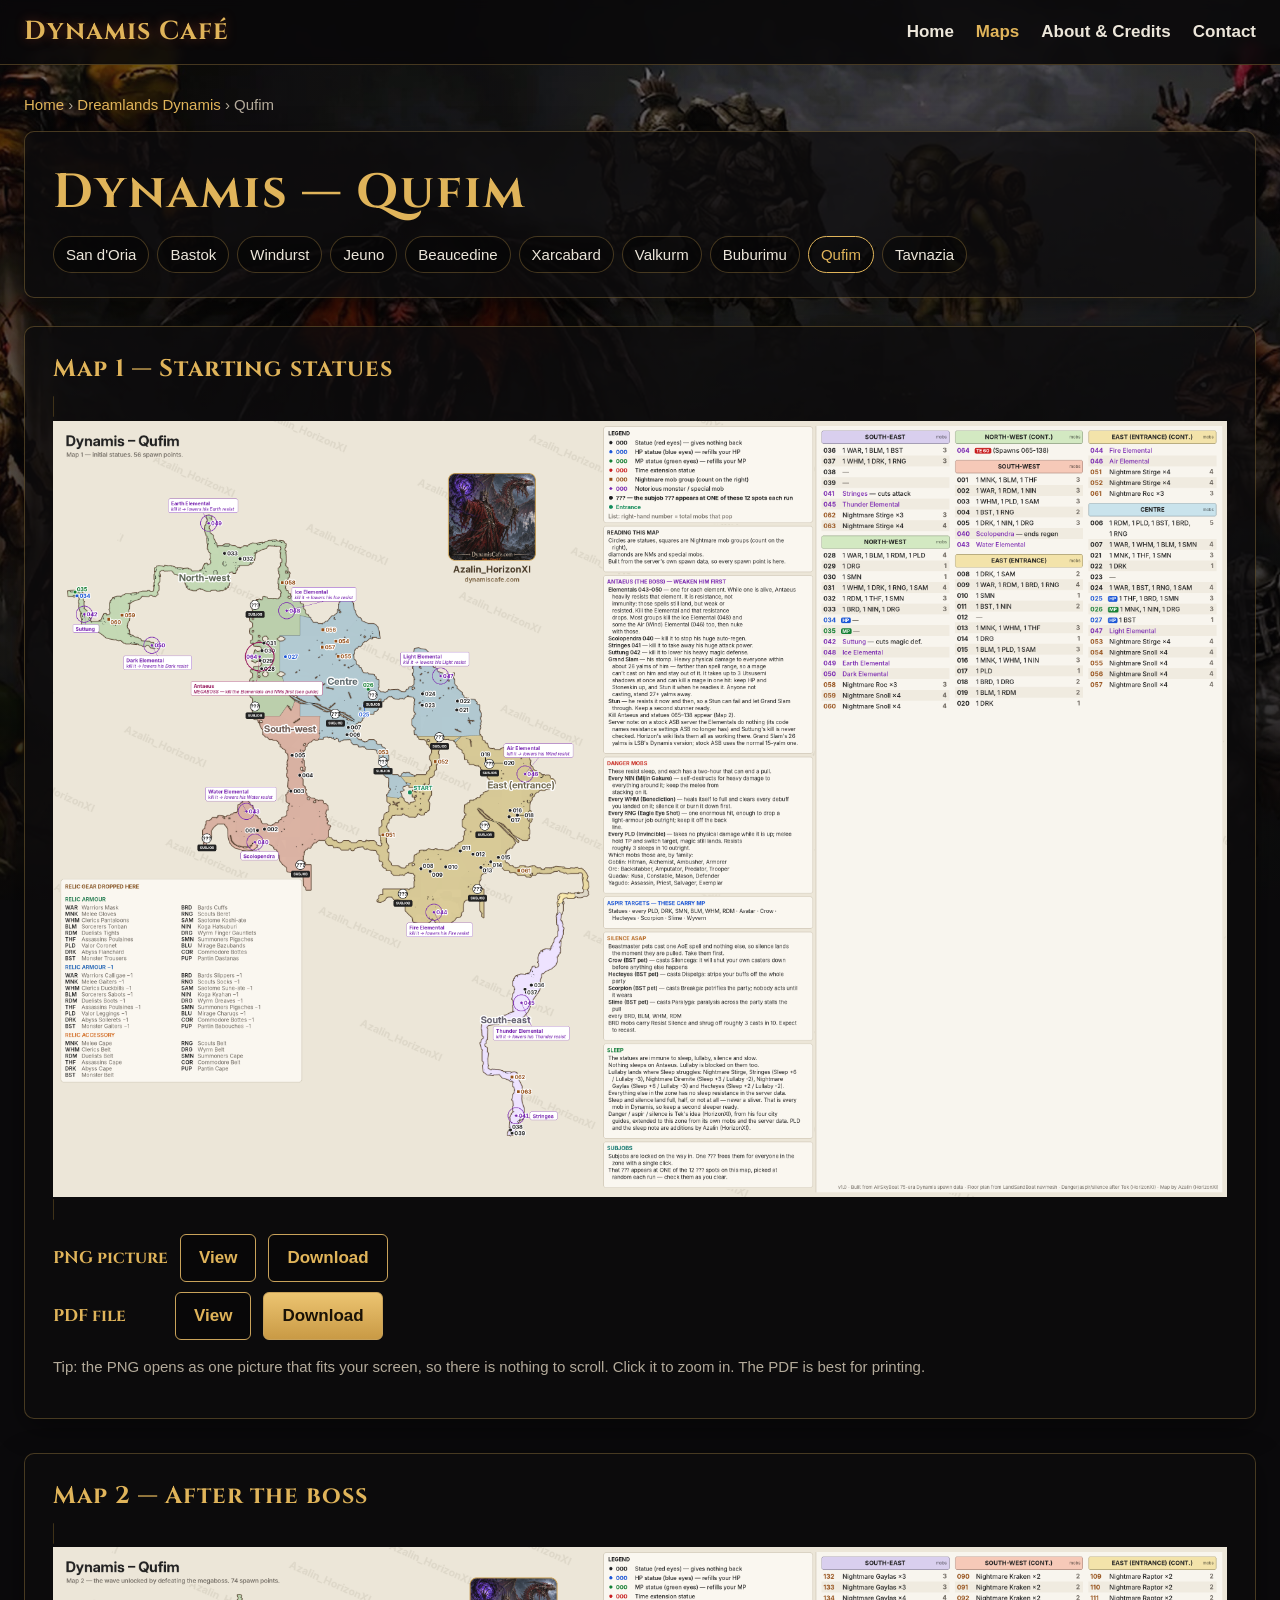
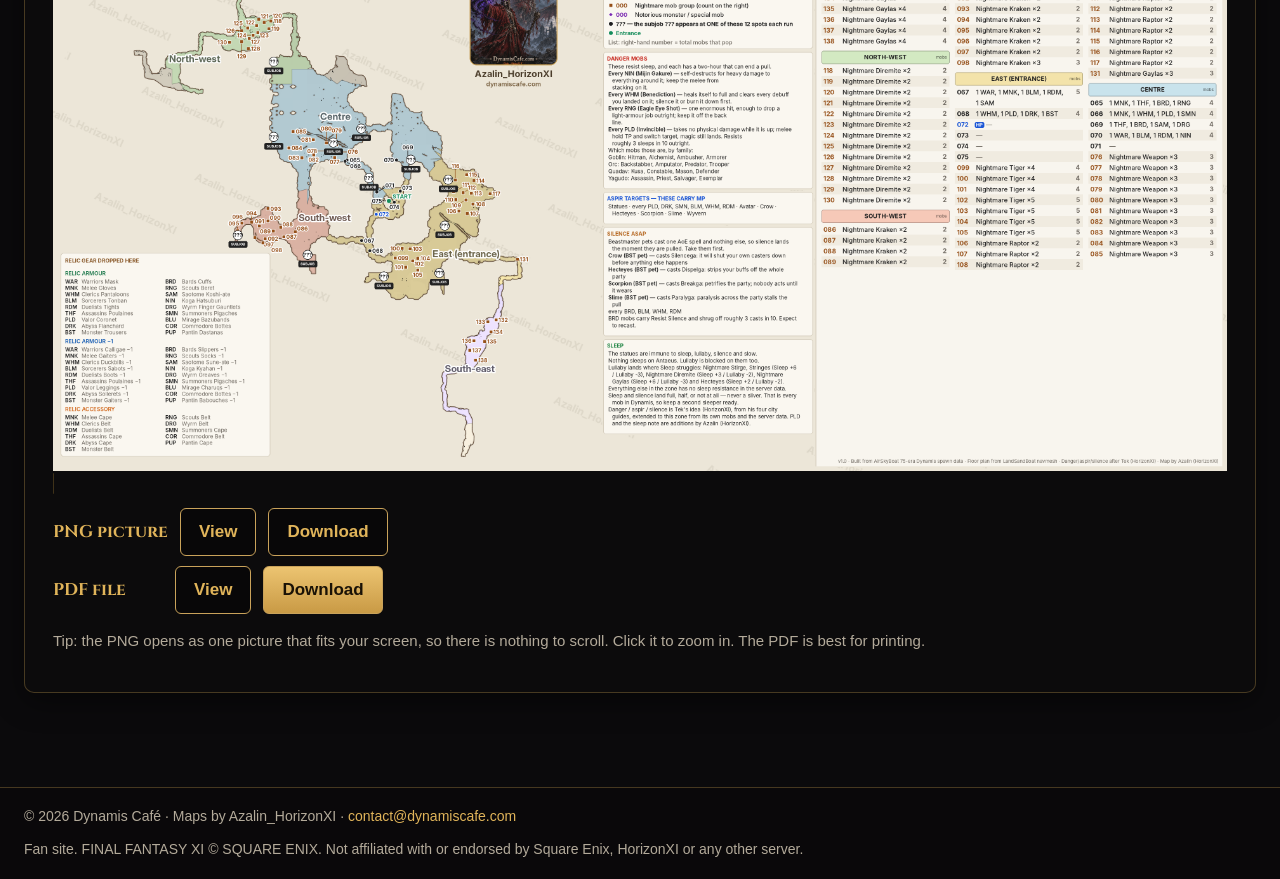
<file: zones/qufim.html>
<!DOCTYPE html>
<html lang="en">
<head>
<meta charset="utf-8">
<meta name="viewport" content="width=device-width, initial-scale=1">
<title>Qufim — Dynamis Café</title>
<meta name="description" content="Dynamis statue maps for FFXI private servers that run the 75-era, statue-based Dynamis on LandSandBoat or AirSkyBoat code.">
<link rel="preconnect" href="https://fonts.googleapis.com">
<link rel="preconnect" href="https://fonts.gstatic.com" crossorigin>
<link href="https://fonts.googleapis.com/css2?family=Cinzel:wght@600;700&display=swap" rel="stylesheet">
<link rel="stylesheet" href="../css/style.css">
<link rel="icon" href="../img/favicon.png">
</head>
<body>
<header class="site-header"><div class="inner">
<a class="brand" href="../index.html">Dynamis Café</a>
<nav class="site-nav">
<a href="../index.html">Home</a>
<a href="../index.html#maps" class="active">Maps</a>
<a href="../about.html">About &amp; Credits</a>
<a href="mailto:contact@dynamiscafe.com">Contact</a>
</nav>
</div></header>
<main>
<div class="crumbs"><a href="../index.html">Home</a> &rsaquo; <a href="../index.html#maps">Dreamlands Dynamis</a> &rsaquo; Qufim</div>
<section class="panel">
<h1 class="zone-title">Dynamis — Qufim</h1>
<div class="zone-switcher">
<a href="sandoria.html">San d&#x27;Oria</a>
<a href="bastok.html">Bastok</a>
<a href="windurst.html">Windurst</a>
<a href="jeuno.html">Jeuno</a>
<a href="beaucedine.html">Beaucedine</a>
<a href="xarcabard.html">Xarcabard</a>
<a href="valkurm.html">Valkurm</a>
<a href="buburimu.html">Buburimu</a>
<a href="qufim.html" class="active">Qufim</a>
<a href="tavnazia.html">Tavnazia</a>
</div>
</section>
<section class="panel map-block">
<h2>Map 1 — Starting statues</h2>
<a class="map-figure" href="../maps/qufim-map-1.png?v=00abd97c" target="_blank" rel="noopener"><img src="../maps/qufim-map-1.png?v=00abd97c" alt="Qufim Dynamis Map 1 — Starting statues" loading="lazy"></a>
<div class="btn-row">
<span class="fmt-label">PNG picture</span>
<a class="btn ghost" href="../maps/qufim-map-1.png?v=00abd97c" target="_blank" rel="noopener">View</a>
<a class="btn ghost" href="../maps/qufim-map-1.png?v=00abd97c" download>Download</a>
</div>
<div class="btn-row">
<span class="fmt-label">PDF file</span>
<a class="btn ghost" href="../maps/qufim-map-1.pdf?v=1d71cae3" target="_blank" rel="noopener">View</a>
<a class="btn" href="../maps/qufim-map-1.pdf?v=1d71cae3" download>Download</a>
</div>
<p class="note">Tip: the PNG opens as one picture that fits your screen, so there is nothing to scroll. Click it to zoom in. The PDF is best for printing.</p>
</section>
<section class="panel map-block">
<h2>Map 2 — After the boss</h2>
<a class="map-figure" href="../maps/qufim-map-2.png?v=7a5bc97b" target="_blank" rel="noopener"><img src="../maps/qufim-map-2.png?v=7a5bc97b" alt="Qufim Dynamis Map 2 — After the boss" loading="lazy"></a>
<div class="btn-row">
<span class="fmt-label">PNG picture</span>
<a class="btn ghost" href="../maps/qufim-map-2.png?v=7a5bc97b" target="_blank" rel="noopener">View</a>
<a class="btn ghost" href="../maps/qufim-map-2.png?v=7a5bc97b" download>Download</a>
</div>
<div class="btn-row">
<span class="fmt-label">PDF file</span>
<a class="btn ghost" href="../maps/qufim-map-2.pdf?v=85f43dda" target="_blank" rel="noopener">View</a>
<a class="btn" href="../maps/qufim-map-2.pdf?v=85f43dda" download>Download</a>
</div>
<p class="note">Tip: the PNG opens as one picture that fits your screen, so there is nothing to scroll. Click it to zoom in. The PDF is best for printing.</p>
</section>
</main>
<footer class="site-footer"><div class="inner">
<span>&copy; 2026 Dynamis Café &middot; Maps by Azalin_HorizonXI &middot; <a href="mailto:contact@dynamiscafe.com">contact@dynamiscafe.com</a></span>
<span>Fan site. FINAL FANTASY XI &copy; SQUARE ENIX. Not affiliated with or endorsed by Square Enix, HorizonXI or any other server.</span>
</div></footer>
</body>
</html>
</file>
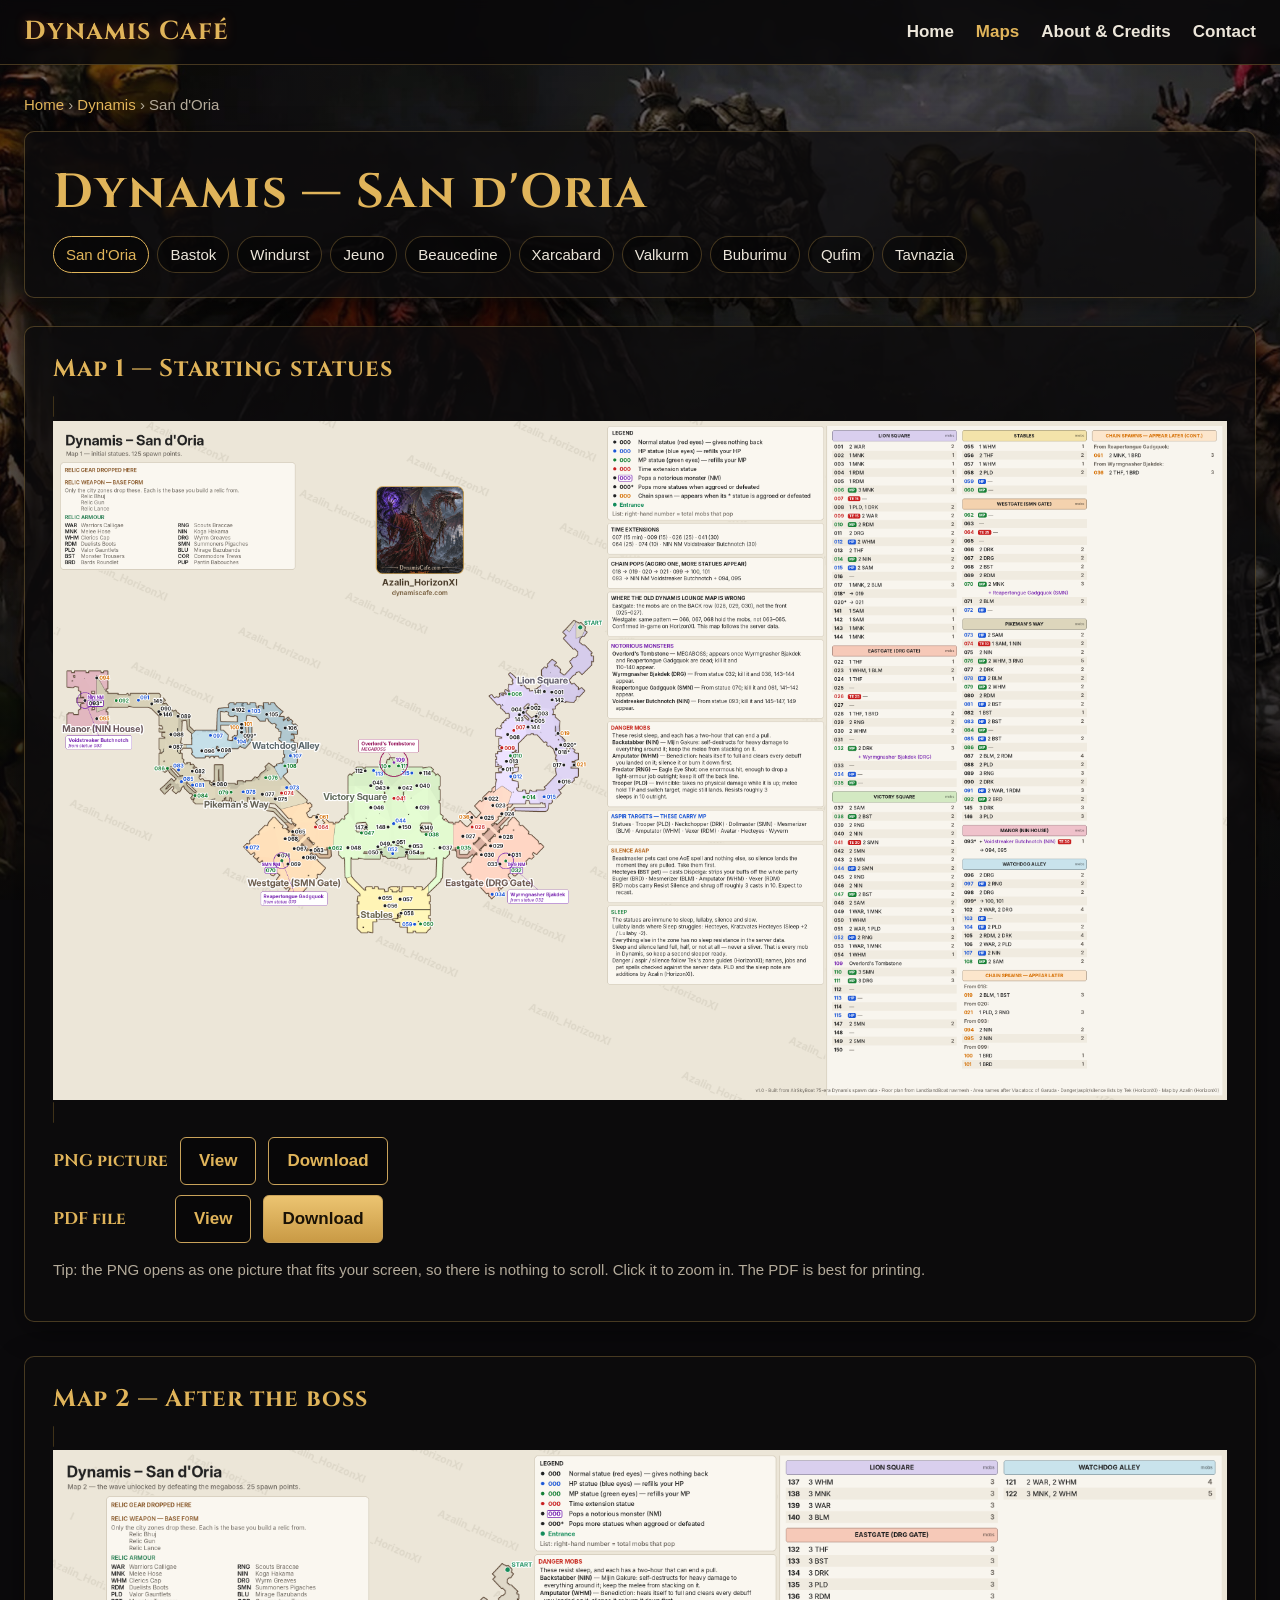
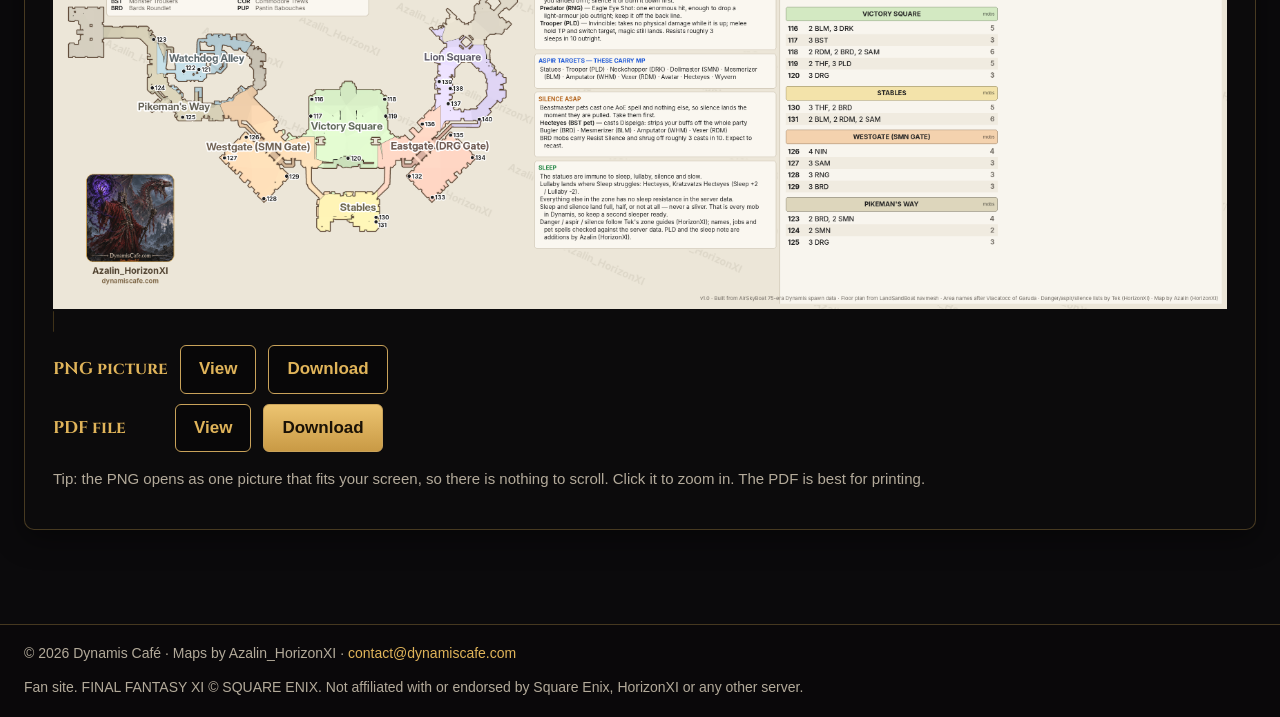
<file: zones/sandoria.html>
<!DOCTYPE html>
<html lang="en">
<head>
<meta charset="utf-8">
<meta name="viewport" content="width=device-width, initial-scale=1">
<title>San d&#x27;Oria — Dynamis Café</title>
<meta name="description" content="Dynamis statue maps for FFXI private servers that run the 75-era, statue-based Dynamis on LandSandBoat or AirSkyBoat code.">
<link rel="preconnect" href="https://fonts.googleapis.com">
<link rel="preconnect" href="https://fonts.gstatic.com" crossorigin>
<link href="https://fonts.googleapis.com/css2?family=Cinzel:wght@600;700&display=swap" rel="stylesheet">
<link rel="stylesheet" href="../css/style.css">
<link rel="icon" href="../img/favicon.png">
</head>
<body>
<header class="site-header"><div class="inner">
<a class="brand" href="../index.html">Dynamis Café</a>
<nav class="site-nav">
<a href="../index.html">Home</a>
<a href="../index.html#maps" class="active">Maps</a>
<a href="../about.html">About &amp; Credits</a>
<a href="mailto:contact@dynamiscafe.com">Contact</a>
</nav>
</div></header>
<main>
<div class="crumbs"><a href="../index.html">Home</a> &rsaquo; <a href="../index.html#maps">Dynamis</a> &rsaquo; San d&#x27;Oria</div>
<section class="panel">
<h1 class="zone-title">Dynamis — San d&#x27;Oria</h1>
<div class="zone-switcher">
<a href="sandoria.html" class="active">San d&#x27;Oria</a>
<a href="bastok.html">Bastok</a>
<a href="windurst.html">Windurst</a>
<a href="jeuno.html">Jeuno</a>
<a href="beaucedine.html">Beaucedine</a>
<a href="xarcabard.html">Xarcabard</a>
<a href="valkurm.html">Valkurm</a>
<a href="buburimu.html">Buburimu</a>
<a href="qufim.html">Qufim</a>
<a href="tavnazia.html">Tavnazia</a>
</div>
</section>
<section class="panel map-block">
<h2>Map 1 — Starting statues</h2>
<a class="map-figure" href="../maps/sandoria-map-1.png?v=1e6cafe8" target="_blank" rel="noopener"><img src="../maps/sandoria-map-1.png?v=1e6cafe8" alt="San d&#x27;Oria Dynamis Map 1 — Starting statues" loading="lazy"></a>
<div class="btn-row">
<span class="fmt-label">PNG picture</span>
<a class="btn ghost" href="../maps/sandoria-map-1.png?v=1e6cafe8" target="_blank" rel="noopener">View</a>
<a class="btn ghost" href="../maps/sandoria-map-1.png?v=1e6cafe8" download>Download</a>
</div>
<div class="btn-row">
<span class="fmt-label">PDF file</span>
<a class="btn ghost" href="../maps/sandoria-map-1.pdf?v=3bb5bf58" target="_blank" rel="noopener">View</a>
<a class="btn" href="../maps/sandoria-map-1.pdf?v=3bb5bf58" download>Download</a>
</div>
<p class="note">Tip: the PNG opens as one picture that fits your screen, so there is nothing to scroll. Click it to zoom in. The PDF is best for printing.</p>
</section>
<section class="panel map-block">
<h2>Map 2 — After the boss</h2>
<a class="map-figure" href="../maps/sandoria-map-2.png?v=261c1d8f" target="_blank" rel="noopener"><img src="../maps/sandoria-map-2.png?v=261c1d8f" alt="San d&#x27;Oria Dynamis Map 2 — After the boss" loading="lazy"></a>
<div class="btn-row">
<span class="fmt-label">PNG picture</span>
<a class="btn ghost" href="../maps/sandoria-map-2.png?v=261c1d8f" target="_blank" rel="noopener">View</a>
<a class="btn ghost" href="../maps/sandoria-map-2.png?v=261c1d8f" download>Download</a>
</div>
<div class="btn-row">
<span class="fmt-label">PDF file</span>
<a class="btn ghost" href="../maps/sandoria-map-2.pdf?v=f4580d93" target="_blank" rel="noopener">View</a>
<a class="btn" href="../maps/sandoria-map-2.pdf?v=f4580d93" download>Download</a>
</div>
<p class="note">Tip: the PNG opens as one picture that fits your screen, so there is nothing to scroll. Click it to zoom in. The PDF is best for printing.</p>
</section>
</main>
<footer class="site-footer"><div class="inner">
<span>&copy; 2026 Dynamis Café &middot; Maps by Azalin_HorizonXI &middot; <a href="mailto:contact@dynamiscafe.com">contact@dynamiscafe.com</a></span>
<span>Fan site. FINAL FANTASY XI &copy; SQUARE ENIX. Not affiliated with or endorsed by Square Enix, HorizonXI or any other server.</span>
</div></footer>
</body>
</html>
</file>
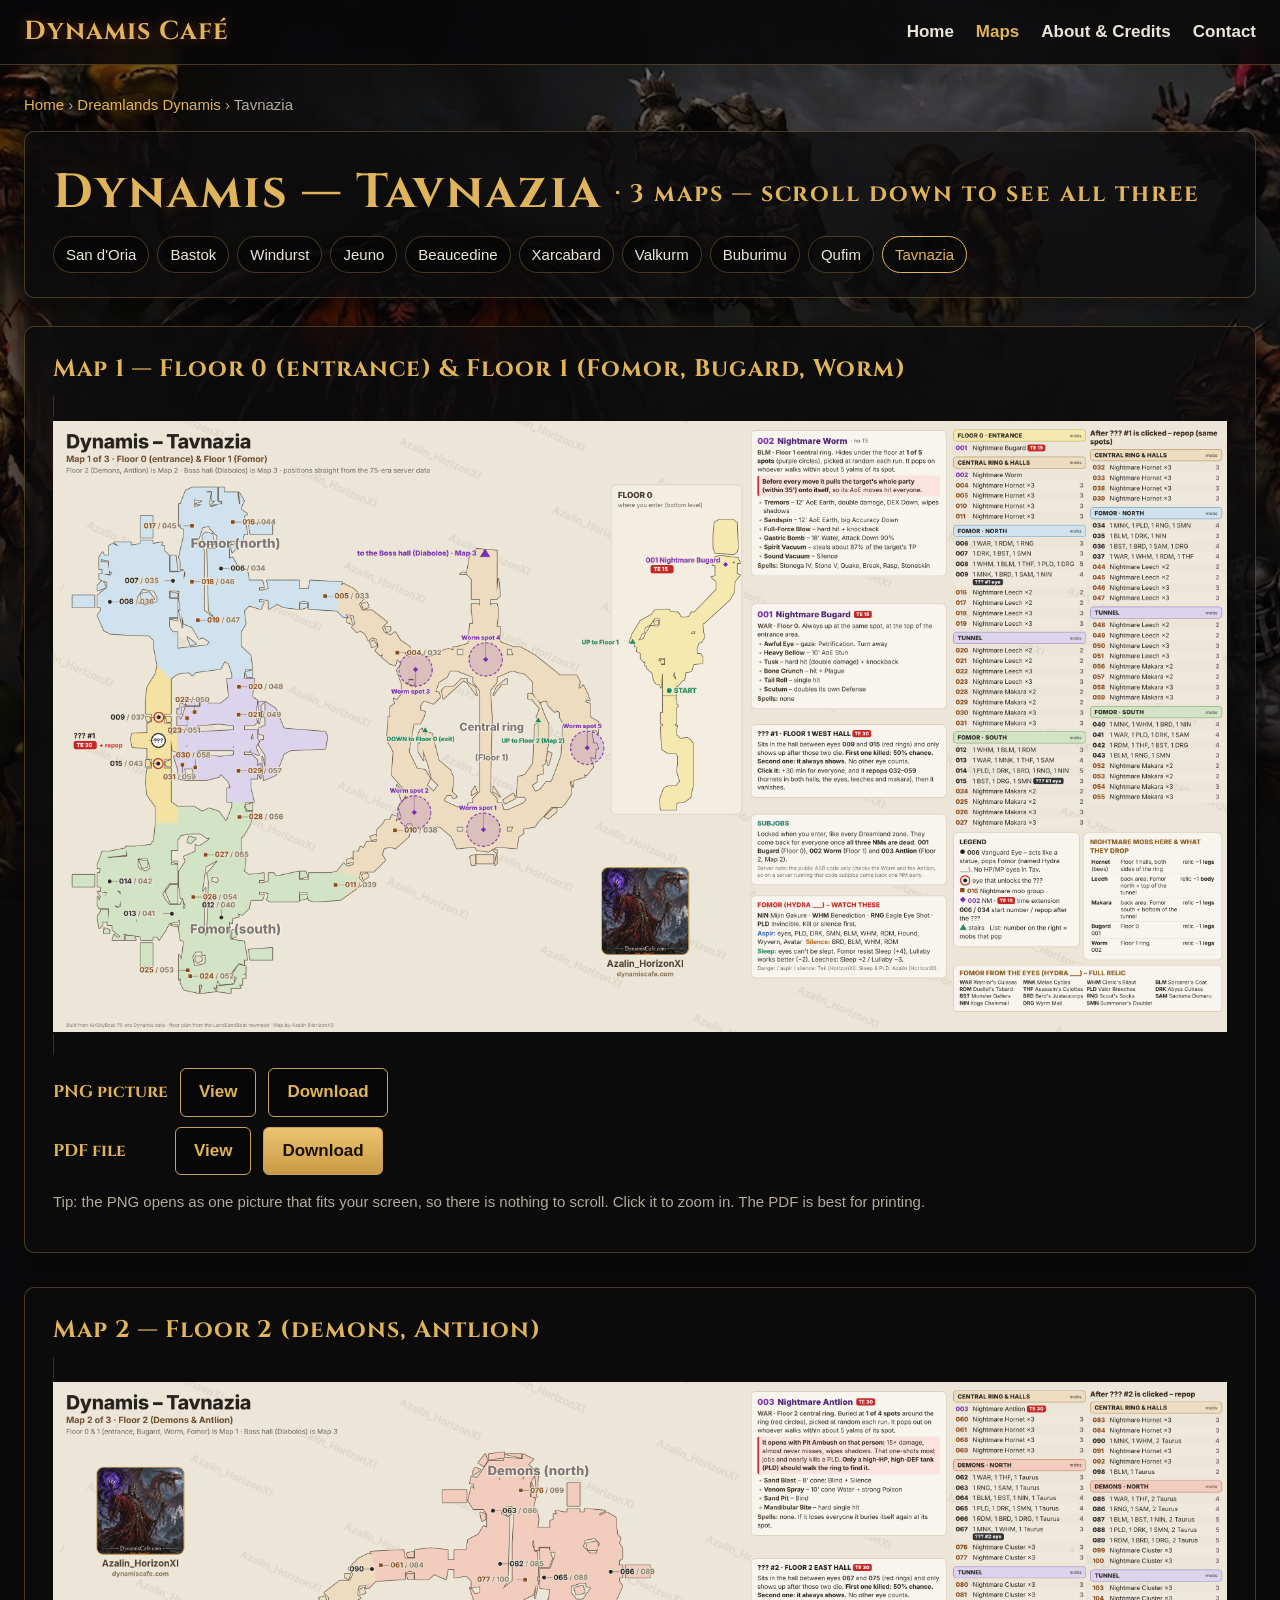
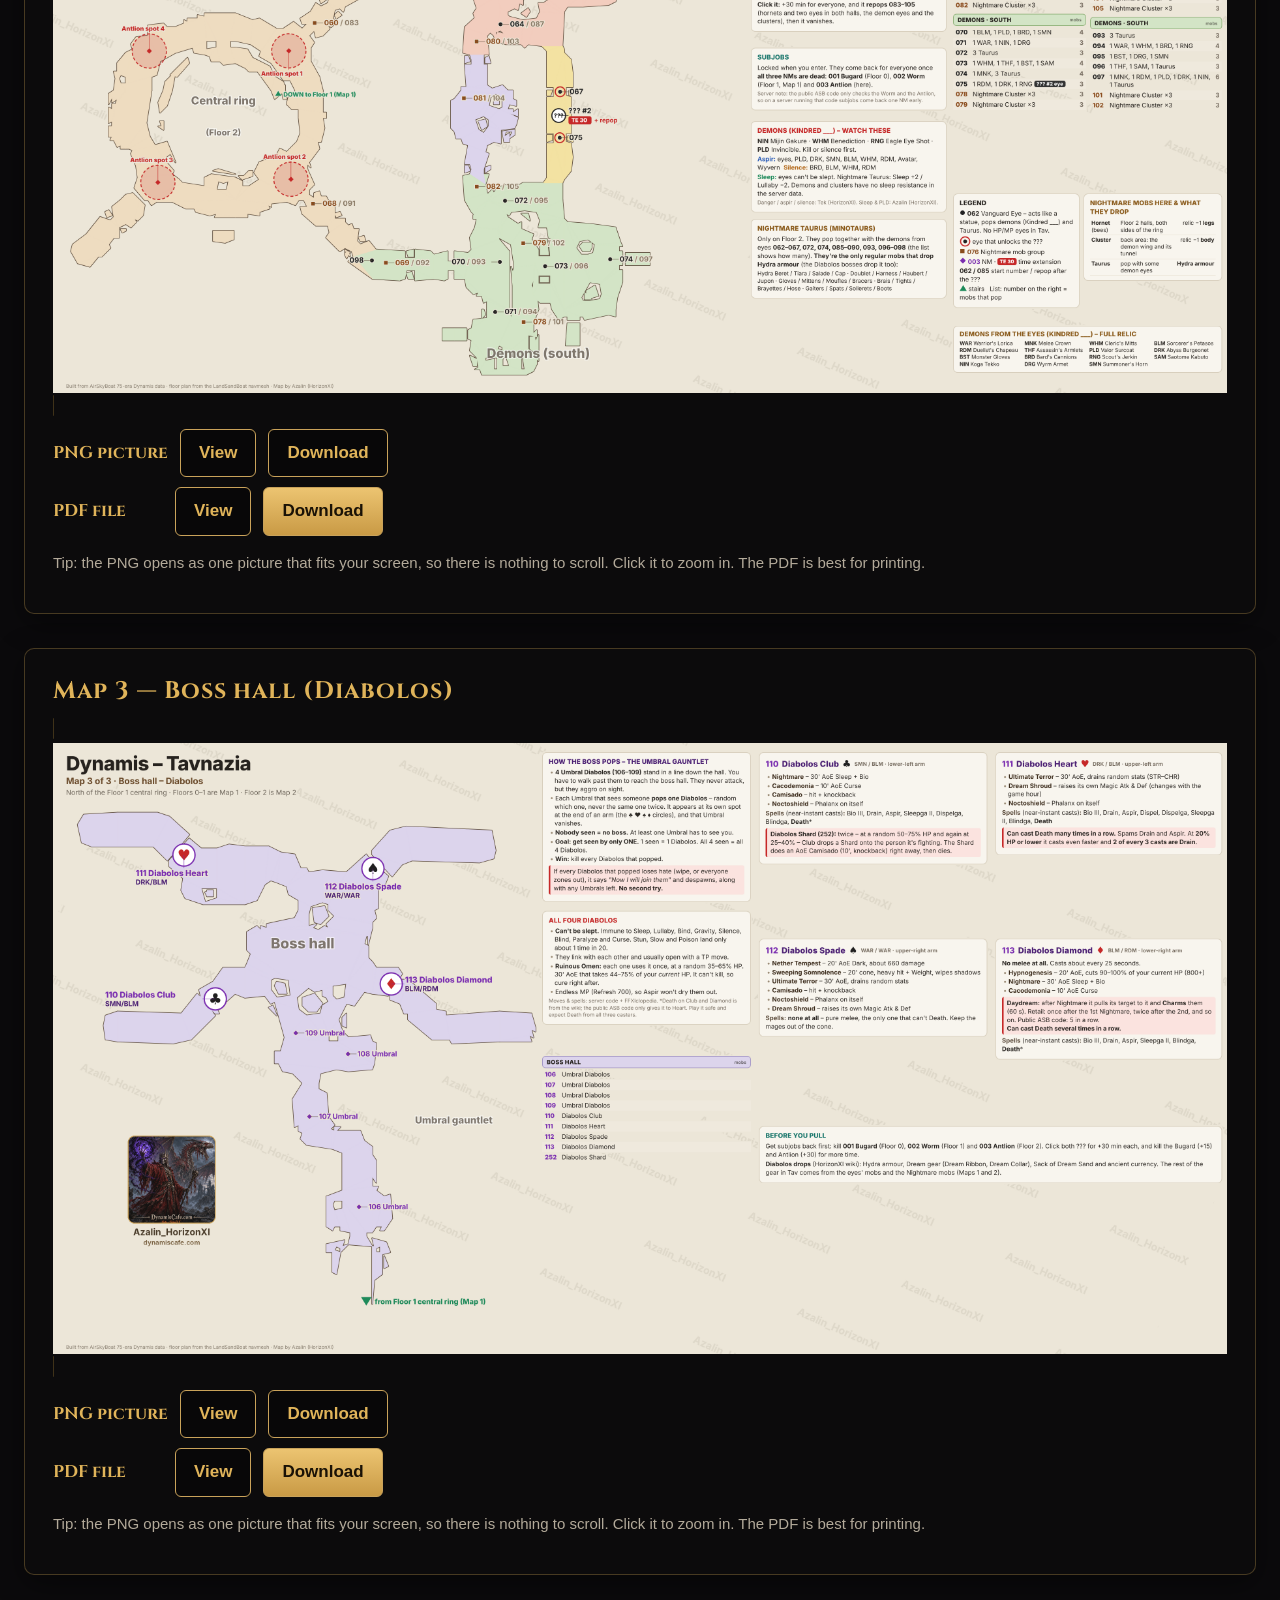
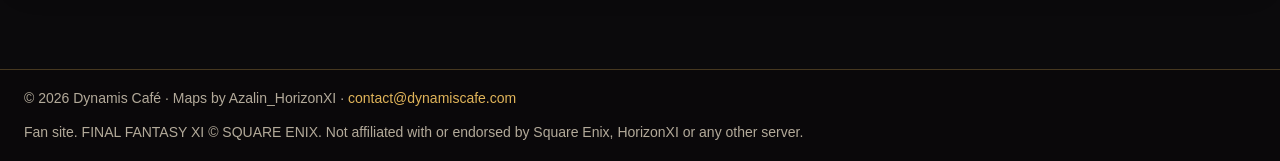
<file: zones/tavnazia.html>
<!DOCTYPE html>
<html lang="en">
<head>
<meta charset="utf-8">
<meta name="viewport" content="width=device-width, initial-scale=1">
<title>Tavnazia — Dynamis Café</title>
<meta name="description" content="Dynamis statue maps for FFXI private servers that run the 75-era, statue-based Dynamis on LandSandBoat or AirSkyBoat code.">
<link rel="preconnect" href="https://fonts.googleapis.com">
<link rel="preconnect" href="https://fonts.gstatic.com" crossorigin>
<link href="https://fonts.googleapis.com/css2?family=Cinzel:wght@600;700&display=swap" rel="stylesheet">
<link rel="stylesheet" href="../css/style.css">
<link rel="icon" href="../img/favicon.png">
</head>
<body>
<header class="site-header"><div class="inner">
<a class="brand" href="../index.html">Dynamis Café</a>
<nav class="site-nav">
<a href="../index.html">Home</a>
<a href="../index.html#maps" class="active">Maps</a>
<a href="../about.html">About &amp; Credits</a>
<a href="mailto:contact@dynamiscafe.com">Contact</a>
</nav>
</div></header>
<main>
<div class="crumbs"><a href="../index.html">Home</a> &rsaquo; <a href="../index.html#maps">Dreamlands Dynamis</a> &rsaquo; Tavnazia</div>
<section class="panel">
<h1 class="zone-title">Dynamis — Tavnazia <span class="title-note">· 3 maps — scroll down to see all three</span></h1>
<div class="zone-switcher">
<a href="sandoria.html">San d&#x27;Oria</a>
<a href="bastok.html">Bastok</a>
<a href="windurst.html">Windurst</a>
<a href="jeuno.html">Jeuno</a>
<a href="beaucedine.html">Beaucedine</a>
<a href="xarcabard.html">Xarcabard</a>
<a href="valkurm.html">Valkurm</a>
<a href="buburimu.html">Buburimu</a>
<a href="qufim.html">Qufim</a>
<a href="tavnazia.html" class="active">Tavnazia</a>
</div>
</section>
<section class="panel map-block">
<h2>Map 1 — Floor 0 (entrance) &amp; Floor 1 (Fomor, Bugard, Worm)</h2>
<a class="map-figure" href="../maps/tavnazia-map-1.png?v=fcd0840b" target="_blank" rel="noopener"><img src="../maps/tavnazia-map-1.png?v=fcd0840b" alt="Tavnazia Dynamis Map 1 — Floor 0 (entrance) &amp; Floor 1 (Fomor, Bugard, Worm)" loading="lazy"></a>
<div class="btn-row">
<span class="fmt-label">PNG picture</span>
<a class="btn ghost" href="../maps/tavnazia-map-1.png?v=fcd0840b" target="_blank" rel="noopener">View</a>
<a class="btn ghost" href="../maps/tavnazia-map-1.png?v=fcd0840b" download>Download</a>
</div>
<div class="btn-row">
<span class="fmt-label">PDF file</span>
<a class="btn ghost" href="../maps/tavnazia-map-1.pdf?v=f9c1817a" target="_blank" rel="noopener">View</a>
<a class="btn" href="../maps/tavnazia-map-1.pdf?v=f9c1817a" download>Download</a>
</div>
<p class="note">Tip: the PNG opens as one picture that fits your screen, so there is nothing to scroll. Click it to zoom in. The PDF is best for printing.</p>
</section>
<section class="panel map-block">
<h2>Map 2 — Floor 2 (demons, Antlion)</h2>
<a class="map-figure" href="../maps/tavnazia-map-2.png?v=14e6457f" target="_blank" rel="noopener"><img src="../maps/tavnazia-map-2.png?v=14e6457f" alt="Tavnazia Dynamis Map 2 — Floor 2 (demons, Antlion)" loading="lazy"></a>
<div class="btn-row">
<span class="fmt-label">PNG picture</span>
<a class="btn ghost" href="../maps/tavnazia-map-2.png?v=14e6457f" target="_blank" rel="noopener">View</a>
<a class="btn ghost" href="../maps/tavnazia-map-2.png?v=14e6457f" download>Download</a>
</div>
<div class="btn-row">
<span class="fmt-label">PDF file</span>
<a class="btn ghost" href="../maps/tavnazia-map-2.pdf?v=f37ac796" target="_blank" rel="noopener">View</a>
<a class="btn" href="../maps/tavnazia-map-2.pdf?v=f37ac796" download>Download</a>
</div>
<p class="note">Tip: the PNG opens as one picture that fits your screen, so there is nothing to scroll. Click it to zoom in. The PDF is best for printing.</p>
</section>
<section class="panel map-block">
<h2>Map 3 — Boss hall (Diabolos)</h2>
<a class="map-figure" href="../maps/tavnazia-map-3.png?v=2665caad" target="_blank" rel="noopener"><img src="../maps/tavnazia-map-3.png?v=2665caad" alt="Tavnazia Dynamis Map 3 — Boss hall (Diabolos)" loading="lazy"></a>
<div class="btn-row">
<span class="fmt-label">PNG picture</span>
<a class="btn ghost" href="../maps/tavnazia-map-3.png?v=2665caad" target="_blank" rel="noopener">View</a>
<a class="btn ghost" href="../maps/tavnazia-map-3.png?v=2665caad" download>Download</a>
</div>
<div class="btn-row">
<span class="fmt-label">PDF file</span>
<a class="btn ghost" href="../maps/tavnazia-map-3.pdf?v=098e8361" target="_blank" rel="noopener">View</a>
<a class="btn" href="../maps/tavnazia-map-3.pdf?v=098e8361" download>Download</a>
</div>
<p class="note">Tip: the PNG opens as one picture that fits your screen, so there is nothing to scroll. Click it to zoom in. The PDF is best for printing.</p>
</section>
</main>
<footer class="site-footer"><div class="inner">
<span>&copy; 2026 Dynamis Café &middot; Maps by Azalin_HorizonXI &middot; <a href="mailto:contact@dynamiscafe.com">contact@dynamiscafe.com</a></span>
<span>Fan site. FINAL FANTASY XI &copy; SQUARE ENIX. Not affiliated with or endorsed by Square Enix, HorizonXI or any other server.</span>
</div></footer>
</body>
</html>
</file>
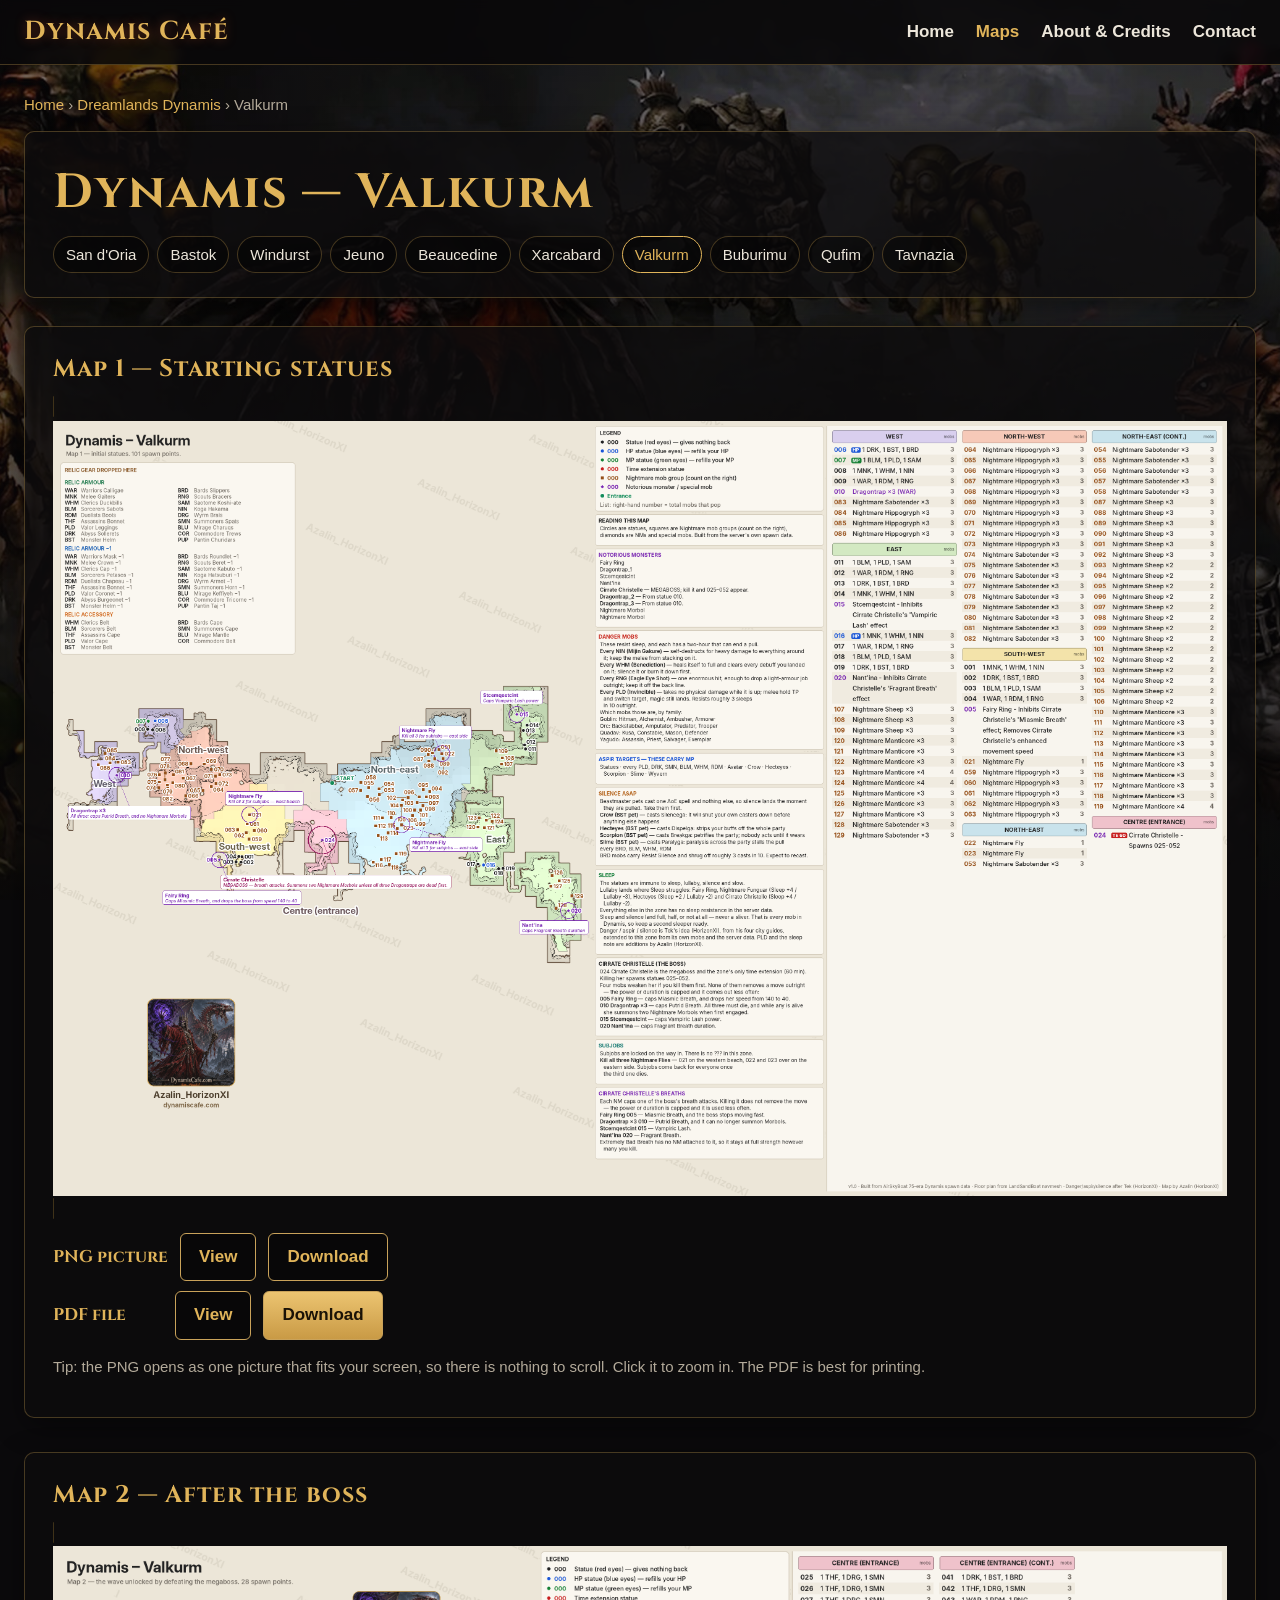
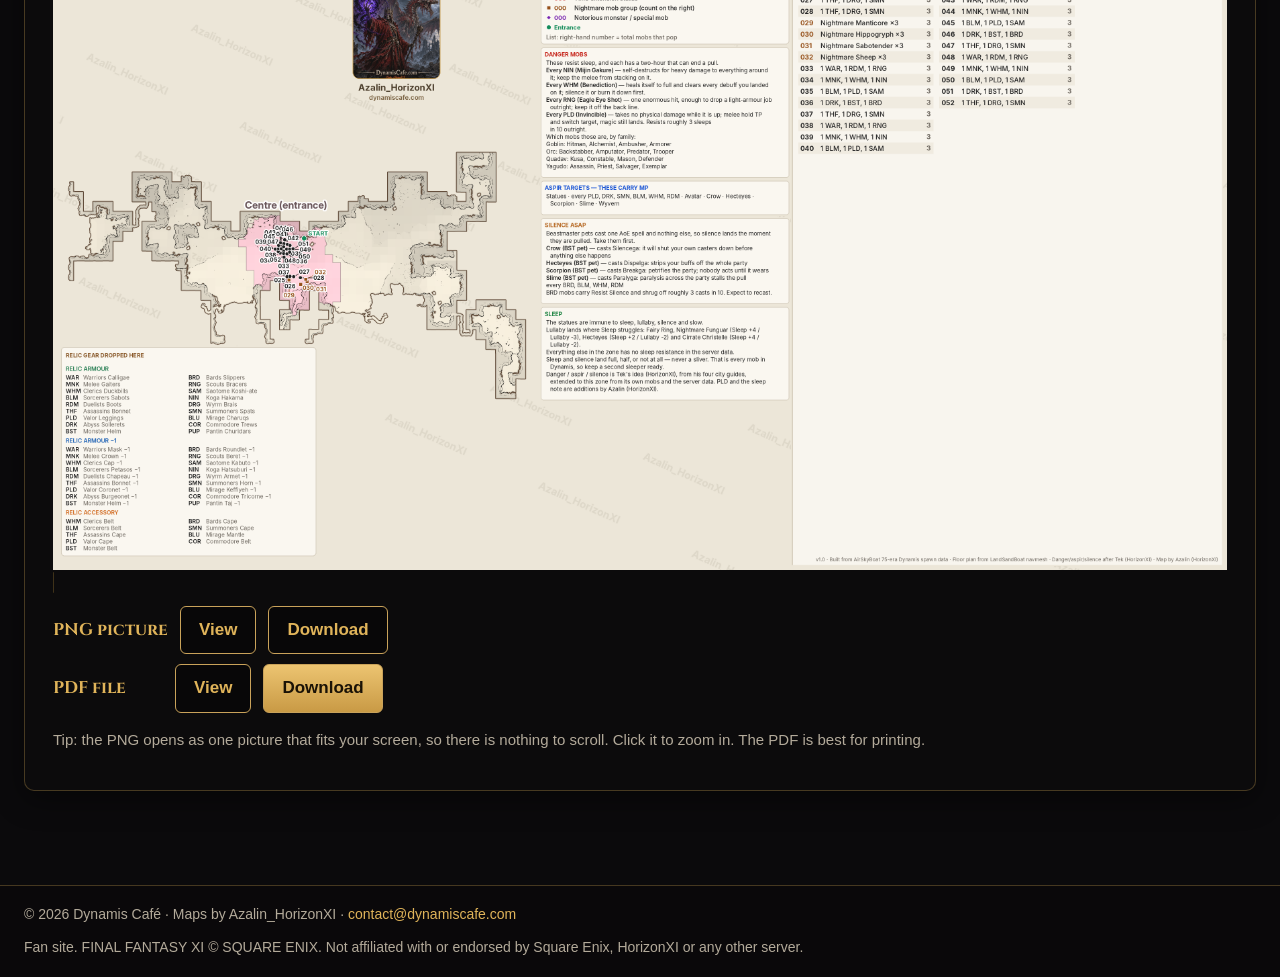
<file: zones/valkurm.html>
<!DOCTYPE html>
<html lang="en">
<head>
<meta charset="utf-8">
<meta name="viewport" content="width=device-width, initial-scale=1">
<title>Valkurm — Dynamis Café</title>
<meta name="description" content="Dynamis statue maps for FFXI private servers that run the 75-era, statue-based Dynamis on LandSandBoat or AirSkyBoat code.">
<link rel="preconnect" href="https://fonts.googleapis.com">
<link rel="preconnect" href="https://fonts.gstatic.com" crossorigin>
<link href="https://fonts.googleapis.com/css2?family=Cinzel:wght@600;700&display=swap" rel="stylesheet">
<link rel="stylesheet" href="../css/style.css">
<link rel="icon" href="../img/favicon.png">
</head>
<body>
<header class="site-header"><div class="inner">
<a class="brand" href="../index.html">Dynamis Café</a>
<nav class="site-nav">
<a href="../index.html">Home</a>
<a href="../index.html#maps" class="active">Maps</a>
<a href="../about.html">About &amp; Credits</a>
<a href="mailto:contact@dynamiscafe.com">Contact</a>
</nav>
</div></header>
<main>
<div class="crumbs"><a href="../index.html">Home</a> &rsaquo; <a href="../index.html#maps">Dreamlands Dynamis</a> &rsaquo; Valkurm</div>
<section class="panel">
<h1 class="zone-title">Dynamis — Valkurm</h1>
<div class="zone-switcher">
<a href="sandoria.html">San d&#x27;Oria</a>
<a href="bastok.html">Bastok</a>
<a href="windurst.html">Windurst</a>
<a href="jeuno.html">Jeuno</a>
<a href="beaucedine.html">Beaucedine</a>
<a href="xarcabard.html">Xarcabard</a>
<a href="valkurm.html" class="active">Valkurm</a>
<a href="buburimu.html">Buburimu</a>
<a href="qufim.html">Qufim</a>
<a href="tavnazia.html">Tavnazia</a>
</div>
</section>
<section class="panel map-block">
<h2>Map 1 — Starting statues</h2>
<a class="map-figure" href="../maps/valkurm-map-1.png?v=ea234c11" target="_blank" rel="noopener"><img src="../maps/valkurm-map-1.png?v=ea234c11" alt="Valkurm Dynamis Map 1 — Starting statues" loading="lazy"></a>
<div class="btn-row">
<span class="fmt-label">PNG picture</span>
<a class="btn ghost" href="../maps/valkurm-map-1.png?v=ea234c11" target="_blank" rel="noopener">View</a>
<a class="btn ghost" href="../maps/valkurm-map-1.png?v=ea234c11" download>Download</a>
</div>
<div class="btn-row">
<span class="fmt-label">PDF file</span>
<a class="btn ghost" href="../maps/valkurm-map-1.pdf?v=048a6f8b" target="_blank" rel="noopener">View</a>
<a class="btn" href="../maps/valkurm-map-1.pdf?v=048a6f8b" download>Download</a>
</div>
<p class="note">Tip: the PNG opens as one picture that fits your screen, so there is nothing to scroll. Click it to zoom in. The PDF is best for printing.</p>
</section>
<section class="panel map-block">
<h2>Map 2 — After the boss</h2>
<a class="map-figure" href="../maps/valkurm-map-2.png?v=ee23b015" target="_blank" rel="noopener"><img src="../maps/valkurm-map-2.png?v=ee23b015" alt="Valkurm Dynamis Map 2 — After the boss" loading="lazy"></a>
<div class="btn-row">
<span class="fmt-label">PNG picture</span>
<a class="btn ghost" href="../maps/valkurm-map-2.png?v=ee23b015" target="_blank" rel="noopener">View</a>
<a class="btn ghost" href="../maps/valkurm-map-2.png?v=ee23b015" download>Download</a>
</div>
<div class="btn-row">
<span class="fmt-label">PDF file</span>
<a class="btn ghost" href="../maps/valkurm-map-2.pdf?v=5c94df4b" target="_blank" rel="noopener">View</a>
<a class="btn" href="../maps/valkurm-map-2.pdf?v=5c94df4b" download>Download</a>
</div>
<p class="note">Tip: the PNG opens as one picture that fits your screen, so there is nothing to scroll. Click it to zoom in. The PDF is best for printing.</p>
</section>
</main>
<footer class="site-footer"><div class="inner">
<span>&copy; 2026 Dynamis Café &middot; Maps by Azalin_HorizonXI &middot; <a href="mailto:contact@dynamiscafe.com">contact@dynamiscafe.com</a></span>
<span>Fan site. FINAL FANTASY XI &copy; SQUARE ENIX. Not affiliated with or endorsed by Square Enix, HorizonXI or any other server.</span>
</div></footer>
</body>
</html>
</file>
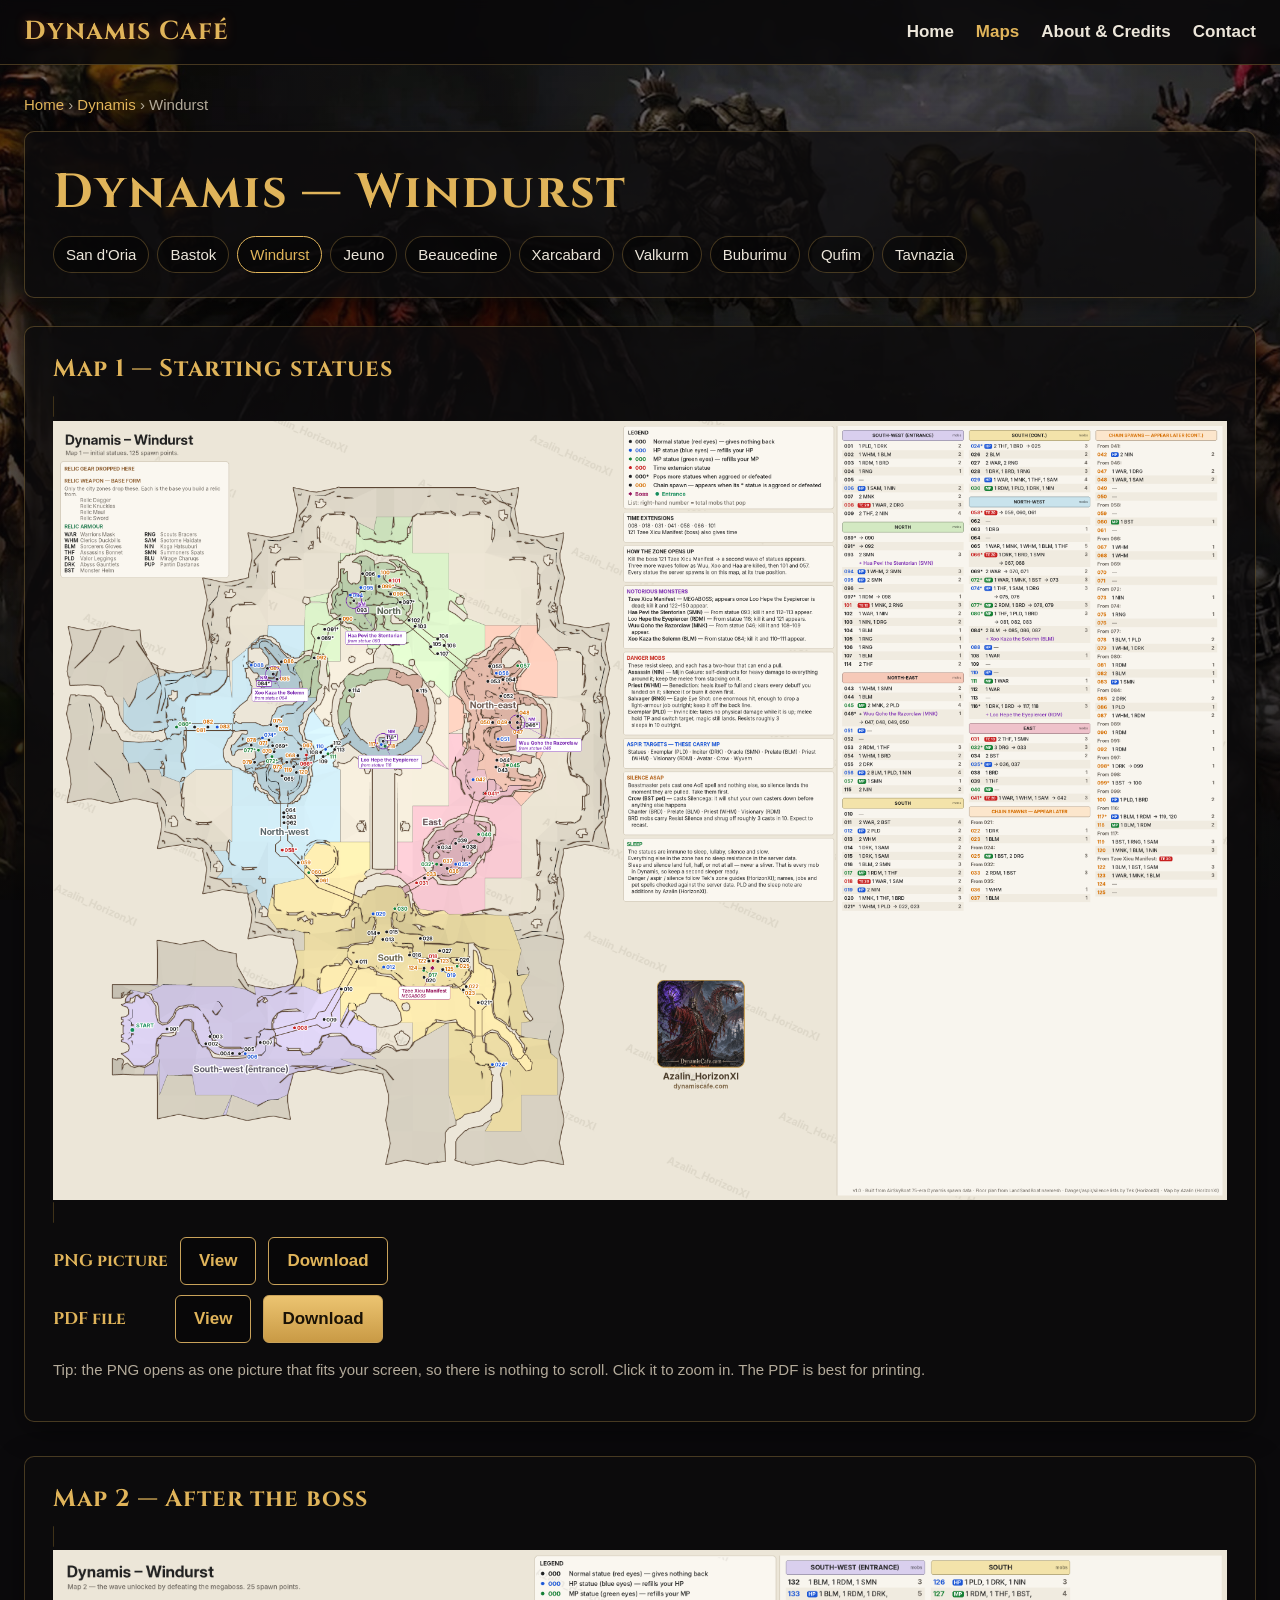
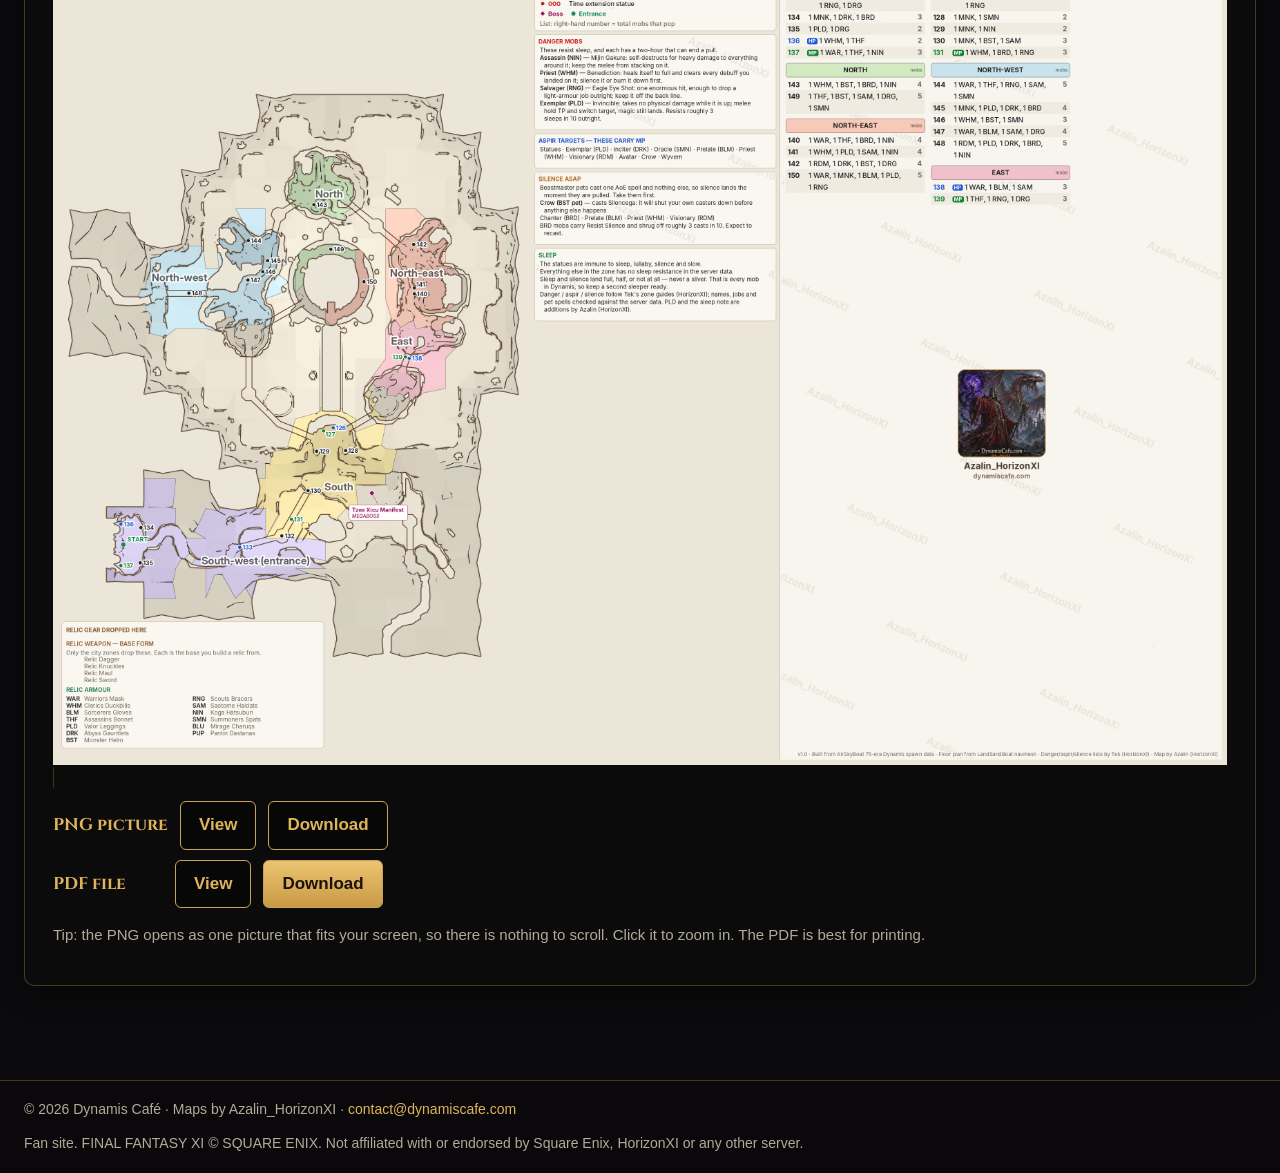
<file: zones/windurst.html>
<!DOCTYPE html>
<html lang="en">
<head>
<meta charset="utf-8">
<meta name="viewport" content="width=device-width, initial-scale=1">
<title>Windurst — Dynamis Café</title>
<meta name="description" content="Dynamis statue maps for FFXI private servers that run the 75-era, statue-based Dynamis on LandSandBoat or AirSkyBoat code.">
<link rel="preconnect" href="https://fonts.googleapis.com">
<link rel="preconnect" href="https://fonts.gstatic.com" crossorigin>
<link href="https://fonts.googleapis.com/css2?family=Cinzel:wght@600;700&display=swap" rel="stylesheet">
<link rel="stylesheet" href="../css/style.css">
<link rel="icon" href="../img/favicon.png">
</head>
<body>
<header class="site-header"><div class="inner">
<a class="brand" href="../index.html">Dynamis Café</a>
<nav class="site-nav">
<a href="../index.html">Home</a>
<a href="../index.html#maps" class="active">Maps</a>
<a href="../about.html">About &amp; Credits</a>
<a href="mailto:contact@dynamiscafe.com">Contact</a>
</nav>
</div></header>
<main>
<div class="crumbs"><a href="../index.html">Home</a> &rsaquo; <a href="../index.html#maps">Dynamis</a> &rsaquo; Windurst</div>
<section class="panel">
<h1 class="zone-title">Dynamis — Windurst</h1>
<div class="zone-switcher">
<a href="sandoria.html">San d&#x27;Oria</a>
<a href="bastok.html">Bastok</a>
<a href="windurst.html" class="active">Windurst</a>
<a href="jeuno.html">Jeuno</a>
<a href="beaucedine.html">Beaucedine</a>
<a href="xarcabard.html">Xarcabard</a>
<a href="valkurm.html">Valkurm</a>
<a href="buburimu.html">Buburimu</a>
<a href="qufim.html">Qufim</a>
<a href="tavnazia.html">Tavnazia</a>
</div>
</section>
<section class="panel map-block">
<h2>Map 1 — Starting statues</h2>
<a class="map-figure" href="../maps/windurst-map-1.png?v=cc858e40" target="_blank" rel="noopener"><img src="../maps/windurst-map-1.png?v=cc858e40" alt="Windurst Dynamis Map 1 — Starting statues" loading="lazy"></a>
<div class="btn-row">
<span class="fmt-label">PNG picture</span>
<a class="btn ghost" href="../maps/windurst-map-1.png?v=cc858e40" target="_blank" rel="noopener">View</a>
<a class="btn ghost" href="../maps/windurst-map-1.png?v=cc858e40" download>Download</a>
</div>
<div class="btn-row">
<span class="fmt-label">PDF file</span>
<a class="btn ghost" href="../maps/windurst-map-1.pdf?v=d5961629" target="_blank" rel="noopener">View</a>
<a class="btn" href="../maps/windurst-map-1.pdf?v=d5961629" download>Download</a>
</div>
<p class="note">Tip: the PNG opens as one picture that fits your screen, so there is nothing to scroll. Click it to zoom in. The PDF is best for printing.</p>
</section>
<section class="panel map-block">
<h2>Map 2 — After the boss</h2>
<a class="map-figure" href="../maps/windurst-map-2.png?v=e06cf208" target="_blank" rel="noopener"><img src="../maps/windurst-map-2.png?v=e06cf208" alt="Windurst Dynamis Map 2 — After the boss" loading="lazy"></a>
<div class="btn-row">
<span class="fmt-label">PNG picture</span>
<a class="btn ghost" href="../maps/windurst-map-2.png?v=e06cf208" target="_blank" rel="noopener">View</a>
<a class="btn ghost" href="../maps/windurst-map-2.png?v=e06cf208" download>Download</a>
</div>
<div class="btn-row">
<span class="fmt-label">PDF file</span>
<a class="btn ghost" href="../maps/windurst-map-2.pdf?v=a368fa90" target="_blank" rel="noopener">View</a>
<a class="btn" href="../maps/windurst-map-2.pdf?v=a368fa90" download>Download</a>
</div>
<p class="note">Tip: the PNG opens as one picture that fits your screen, so there is nothing to scroll. Click it to zoom in. The PDF is best for printing.</p>
</section>
</main>
<footer class="site-footer"><div class="inner">
<span>&copy; 2026 Dynamis Café &middot; Maps by Azalin_HorizonXI &middot; <a href="mailto:contact@dynamiscafe.com">contact@dynamiscafe.com</a></span>
<span>Fan site. FINAL FANTASY XI &copy; SQUARE ENIX. Not affiliated with or endorsed by Square Enix, HorizonXI or any other server.</span>
</div></footer>
</body>
</html>
</file>
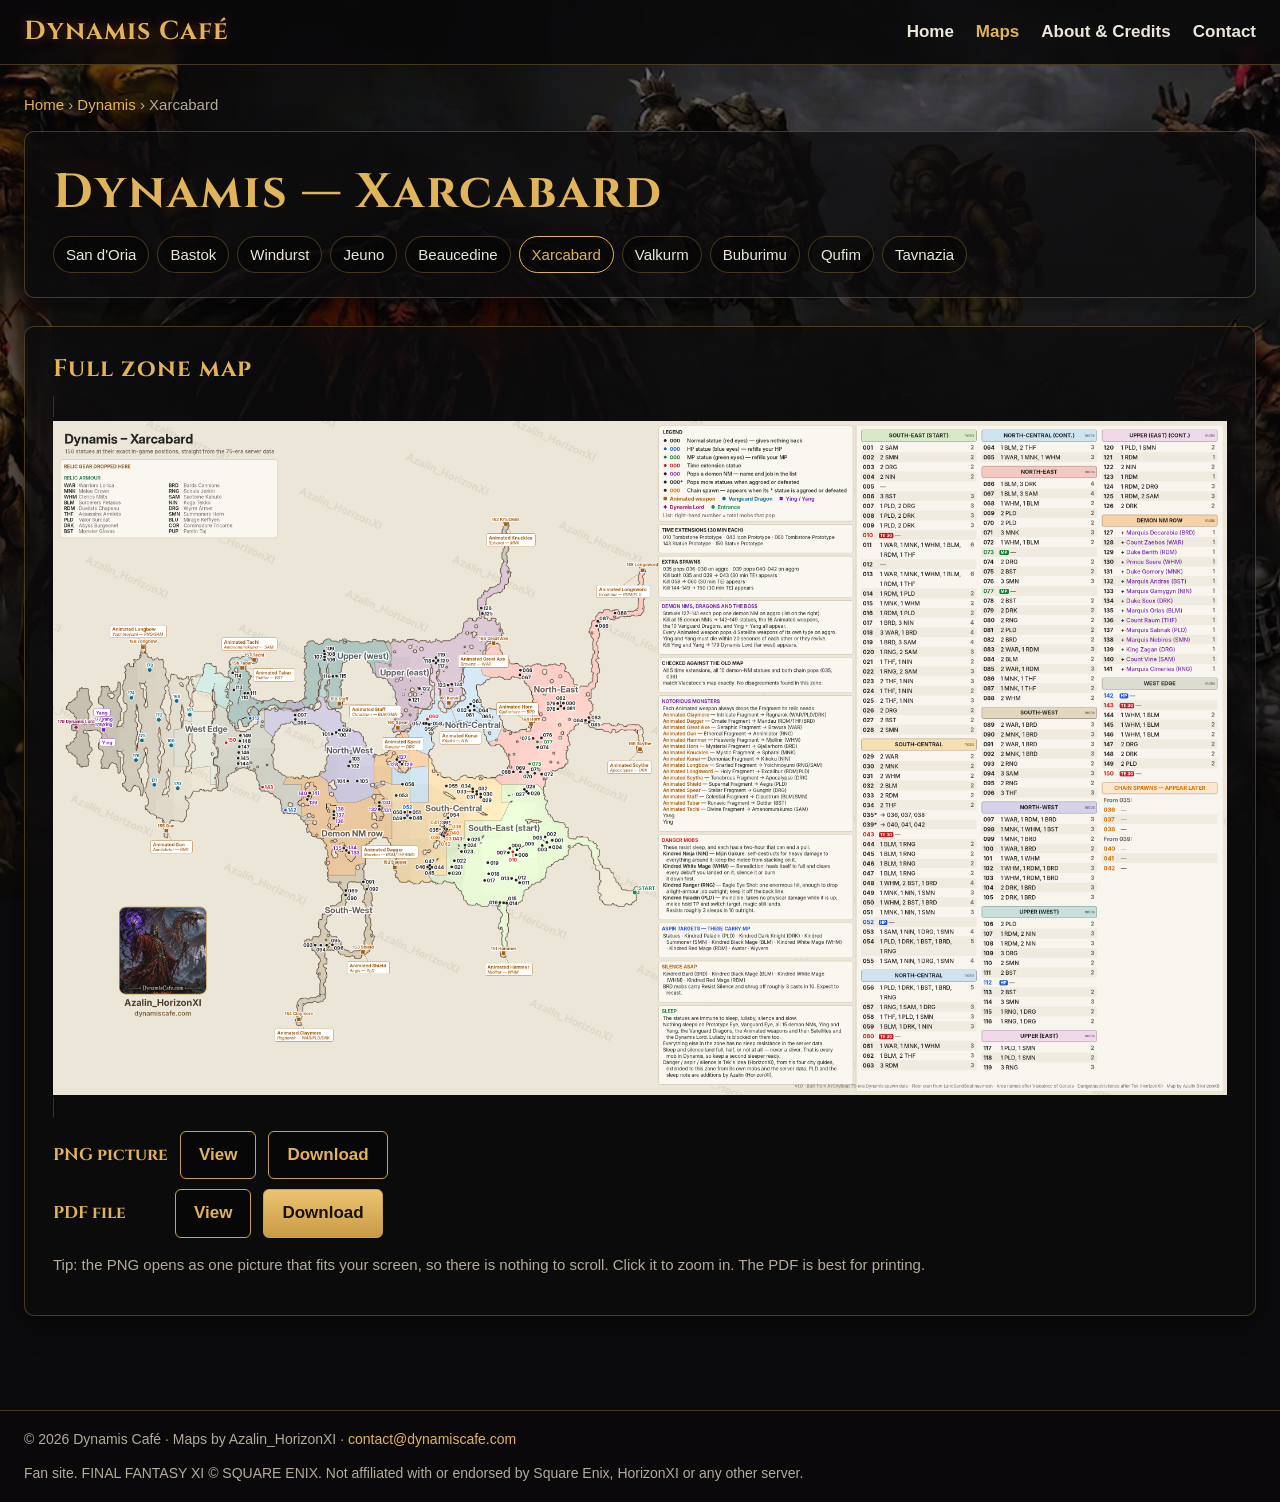
<file: zones/xarcabard.html>
<!DOCTYPE html>
<html lang="en">
<head>
<meta charset="utf-8">
<meta name="viewport" content="width=device-width, initial-scale=1">
<title>Xarcabard — Dynamis Café</title>
<meta name="description" content="Dynamis statue maps for FFXI private servers that run the 75-era, statue-based Dynamis on LandSandBoat or AirSkyBoat code.">
<link rel="preconnect" href="https://fonts.googleapis.com">
<link rel="preconnect" href="https://fonts.gstatic.com" crossorigin>
<link href="https://fonts.googleapis.com/css2?family=Cinzel:wght@600;700&display=swap" rel="stylesheet">
<link rel="stylesheet" href="../css/style.css">
<link rel="icon" href="../img/favicon.png">
</head>
<body>
<header class="site-header"><div class="inner">
<a class="brand" href="../index.html">Dynamis Café</a>
<nav class="site-nav">
<a href="../index.html">Home</a>
<a href="../index.html#maps" class="active">Maps</a>
<a href="../about.html">About &amp; Credits</a>
<a href="mailto:contact@dynamiscafe.com">Contact</a>
</nav>
</div></header>
<main>
<div class="crumbs"><a href="../index.html">Home</a> &rsaquo; <a href="../index.html#maps">Dynamis</a> &rsaquo; Xarcabard</div>
<section class="panel">
<h1 class="zone-title">Dynamis — Xarcabard</h1>
<div class="zone-switcher">
<a href="sandoria.html">San d&#x27;Oria</a>
<a href="bastok.html">Bastok</a>
<a href="windurst.html">Windurst</a>
<a href="jeuno.html">Jeuno</a>
<a href="beaucedine.html">Beaucedine</a>
<a href="xarcabard.html" class="active">Xarcabard</a>
<a href="valkurm.html">Valkurm</a>
<a href="buburimu.html">Buburimu</a>
<a href="qufim.html">Qufim</a>
<a href="tavnazia.html">Tavnazia</a>
</div>
</section>
<section class="panel map-block">
<h2>Full zone map</h2>
<a class="map-figure" href="../maps/xarcabard-map-1.png?v=11fcdf5d" target="_blank" rel="noopener"><img src="../maps/xarcabard-map-1.png?v=11fcdf5d" alt="Xarcabard Dynamis Full zone map" loading="lazy"></a>
<div class="btn-row">
<span class="fmt-label">PNG picture</span>
<a class="btn ghost" href="../maps/xarcabard-map-1.png?v=11fcdf5d" target="_blank" rel="noopener">View</a>
<a class="btn ghost" href="../maps/xarcabard-map-1.png?v=11fcdf5d" download>Download</a>
</div>
<div class="btn-row">
<span class="fmt-label">PDF file</span>
<a class="btn ghost" href="../maps/xarcabard-map-1.pdf?v=6bb1f5c5" target="_blank" rel="noopener">View</a>
<a class="btn" href="../maps/xarcabard-map-1.pdf?v=6bb1f5c5" download>Download</a>
</div>
<p class="note">Tip: the PNG opens as one picture that fits your screen, so there is nothing to scroll. Click it to zoom in. The PDF is best for printing.</p>
</section>
</main>
<footer class="site-footer"><div class="inner">
<span>&copy; 2026 Dynamis Café &middot; Maps by Azalin_HorizonXI &middot; <a href="mailto:contact@dynamiscafe.com">contact@dynamiscafe.com</a></span>
<span>Fan site. FINAL FANTASY XI &copy; SQUARE ENIX. Not affiliated with or endorsed by Square Enix, HorizonXI or any other server.</span>
</div></footer>
</body>
</html>
</file>
<file: css/style.css>
/* Dynamis Café — site styles */
:root {
  --gold: #e0b45a;
  --gold-soft: #c9a25a;
  --ember: #d0562c;
  --violet: #9b6bd6;
  --text: #ece6da;
  --muted: #b3aa9a;
  --panel: rgba(14, 12, 14, 0.78);
  --panel-solid: #141114;
  --line: rgba(224, 180, 90, 0.28);
}

* { box-sizing: border-box; }

html, body { margin: 0; padding: 0; }

body {
  font-family: "Segoe UI", Roboto, "Helvetica Neue", Arial, sans-serif;
  font-size: 17px;
  line-height: 1.55;
  color: var(--text);
  background-color: #0b0a0c;
  background-image:
    linear-gradient(rgba(8, 7, 9, 0.55), rgba(8, 7, 9, 0.80)),
    url("../img/background.jpg");
  background-size: cover;
  background-position: center top;
  background-attachment: fixed;
  min-height: 100vh;
}

a { color: var(--gold); text-decoration: none; }
a:hover { color: #f4cf7c; text-decoration: underline; }

h1, h2, h3, .brand {
  font-family: "Cinzel", Georgia, "Times New Roman", serif;
  letter-spacing: 0.04em;
}

/* ---------- header ---------- */
.site-header {
  position: sticky;
  top: 0;
  z-index: 10;
  background: rgba(10, 8, 10, 0.88);
  border-bottom: 1px solid var(--line);
  backdrop-filter: blur(4px);
}
.site-header .inner {
  max-width: 1500px;
  margin: 0 auto;
  padding: 12px 24px;
  display: flex;
  align-items: center;
  justify-content: space-between;
  gap: 16px;
  flex-wrap: wrap;
}
.brand {
  font-size: 26px;
  font-weight: 700;
  color: var(--gold);
  text-shadow: 0 0 12px rgba(208, 86, 44, 0.45);
}
.brand:hover { text-decoration: none; color: #f4cf7c; }
.site-nav { display: flex; gap: 22px; flex-wrap: wrap; }
.site-nav a { color: var(--text); font-weight: 600; }
.site-nav a:hover, .site-nav a.active { color: var(--gold); text-decoration: none; }

/* ---------- layout ---------- */
main {
  max-width: 1500px;
  margin: 0 auto;
  padding: 28px 24px 60px;
}

.hero {
  text-align: center;
  padding: 70px 20px 60px;
}
.hero h1 {
  font-size: clamp(40px, 6vw, 76px);
  margin: 0 0 10px;
  color: var(--gold);
  text-shadow: 0 2px 18px rgba(0, 0, 0, 0.9), 0 0 24px rgba(208, 86, 44, 0.5);
}
.hero p {
  font-size: 20px;
  max-width: 820px;
  margin: 0 auto 26px;
  text-shadow: 0 2px 8px rgba(0, 0, 0, 0.95);
}

.panel {
  background: var(--panel);
  border: 1px solid var(--line);
  border-radius: 10px;
  padding: 24px 28px;
  margin: 0 0 28px;
  box-shadow: 0 8px 30px rgba(0, 0, 0, 0.45);
}
.panel h2 {
  margin: 0 0 6px;
  color: var(--gold);
  font-size: 28px;
}
.panel .sub { color: var(--muted); margin: 0 0 20px; }

/* ---------- buttons ---------- */
.btn {
  display: inline-block;
  padding: 10px 18px;
  border-radius: 6px;
  font-weight: 700;
  border: 1px solid var(--gold-soft);
  color: #1a1206;
  background: linear-gradient(#ecc471, #c99a45);
}
.btn:hover { text-decoration: none; color: #1a1206; filter: brightness(1.08); }
.btn.ghost {
  background: rgba(0, 0, 0, 0.35);
  color: var(--gold);
}
.btn.ghost:hover { color: #f4cf7c; background: rgba(0, 0, 0, 0.55); }
.btn-row { display: flex; gap: 12px; flex-wrap: wrap; justify-content: center; }

/* ---------- zone grid (home) ---------- */
.zone-grid {
  display: grid;
  grid-template-columns: repeat(auto-fill, minmax(260px, 1fr));
  gap: 20px;
}
.zone-card {
  display: block;
  background: rgba(0, 0, 0, 0.45);
  border: 1px solid var(--line);
  border-radius: 8px;
  overflow: hidden;
  color: var(--text);
  transition: transform 0.12s ease, border-color 0.12s ease;
}
.zone-card:hover {
  transform: translateY(-3px);
  border-color: var(--gold);
  text-decoration: none;
  color: var(--text);
}
.zone-card .thumb {
  aspect-ratio: 16 / 9;
  background: #000 center / cover no-repeat;
  border-bottom: 1px solid var(--line);
}
.zone-card .info { padding: 12px 14px 14px; }
.zone-card h3 { margin: 0 0 4px; color: var(--gold); font-size: 20px; }
.zone-card .meta { color: var(--muted); font-size: 14px; }

/* ---------- zone page ---------- */
.crumbs { color: var(--muted); font-size: 15px; margin-bottom: 14px; }
.zone-title { font-size: clamp(32px, 4vw, 48px); margin: 0 0 6px; color: var(--gold); }
.zone-title .title-note { font-size: 0.5em; white-space: nowrap; vertical-align: middle; }

.map-block { margin: 0 0 34px; }
.map-block h2 { font-size: 24px; }
.map-figure {
  margin: 14px 0 14px;
  background: #000;
  border: 1px solid var(--line);
  border-radius: 6px;
  overflow: hidden;
}
.map-figure img { display: block; width: 100%; height: auto; }
.map-block .btn-row { justify-content: flex-start; }

.zone-switcher {
  display: flex;
  flex-wrap: wrap;
  gap: 8px;
  margin-top: 6px;
}
.zone-switcher a {
  padding: 6px 12px;
  border: 1px solid var(--line);
  border-radius: 20px;
  background: rgba(0, 0, 0, 0.35);
  color: var(--text);
  font-size: 15px;
}
.zone-switcher a:hover, .zone-switcher a.active {
  border-color: var(--gold);
  color: var(--gold);
  text-decoration: none;
}

.note { color: var(--muted); font-size: 15px; }

/* ---------- footer ---------- */
.site-footer {
  border-top: 1px solid var(--line);
  background: rgba(10, 8, 10, 0.9);
  color: var(--muted);
  font-size: 14px;
}
.site-footer .inner {
  max-width: 1500px;
  margin: 0 auto;
  padding: 18px 24px;
  display: flex;
  justify-content: space-between;
  gap: 12px;
  flex-wrap: wrap;
}

@media (max-width: 700px) {
  body { font-size: 16px; background-attachment: scroll; }
  .zone-title .title-note { white-space: normal; display: block; margin-top: 6px; }
  .hero { padding: 40px 10px 34px; }
  .panel { padding: 18px 16px; }
}

/* PNG / PDF format rows on zone pages */
.map-block .btn-row { align-items: center; margin-top: 10px; }
.fmt-label { min-width: 110px; font-family: "Cinzel", serif; color: var(--gold); font-weight: 700; }
@media (max-width: 600px) { .fmt-label { min-width: 100%; } }

/* "Maps V6 · updated ..." line under the hero buttons */
.hero .updated { margin-top: 14px; font-size: 14px; color: var(--muted); }
</file>
